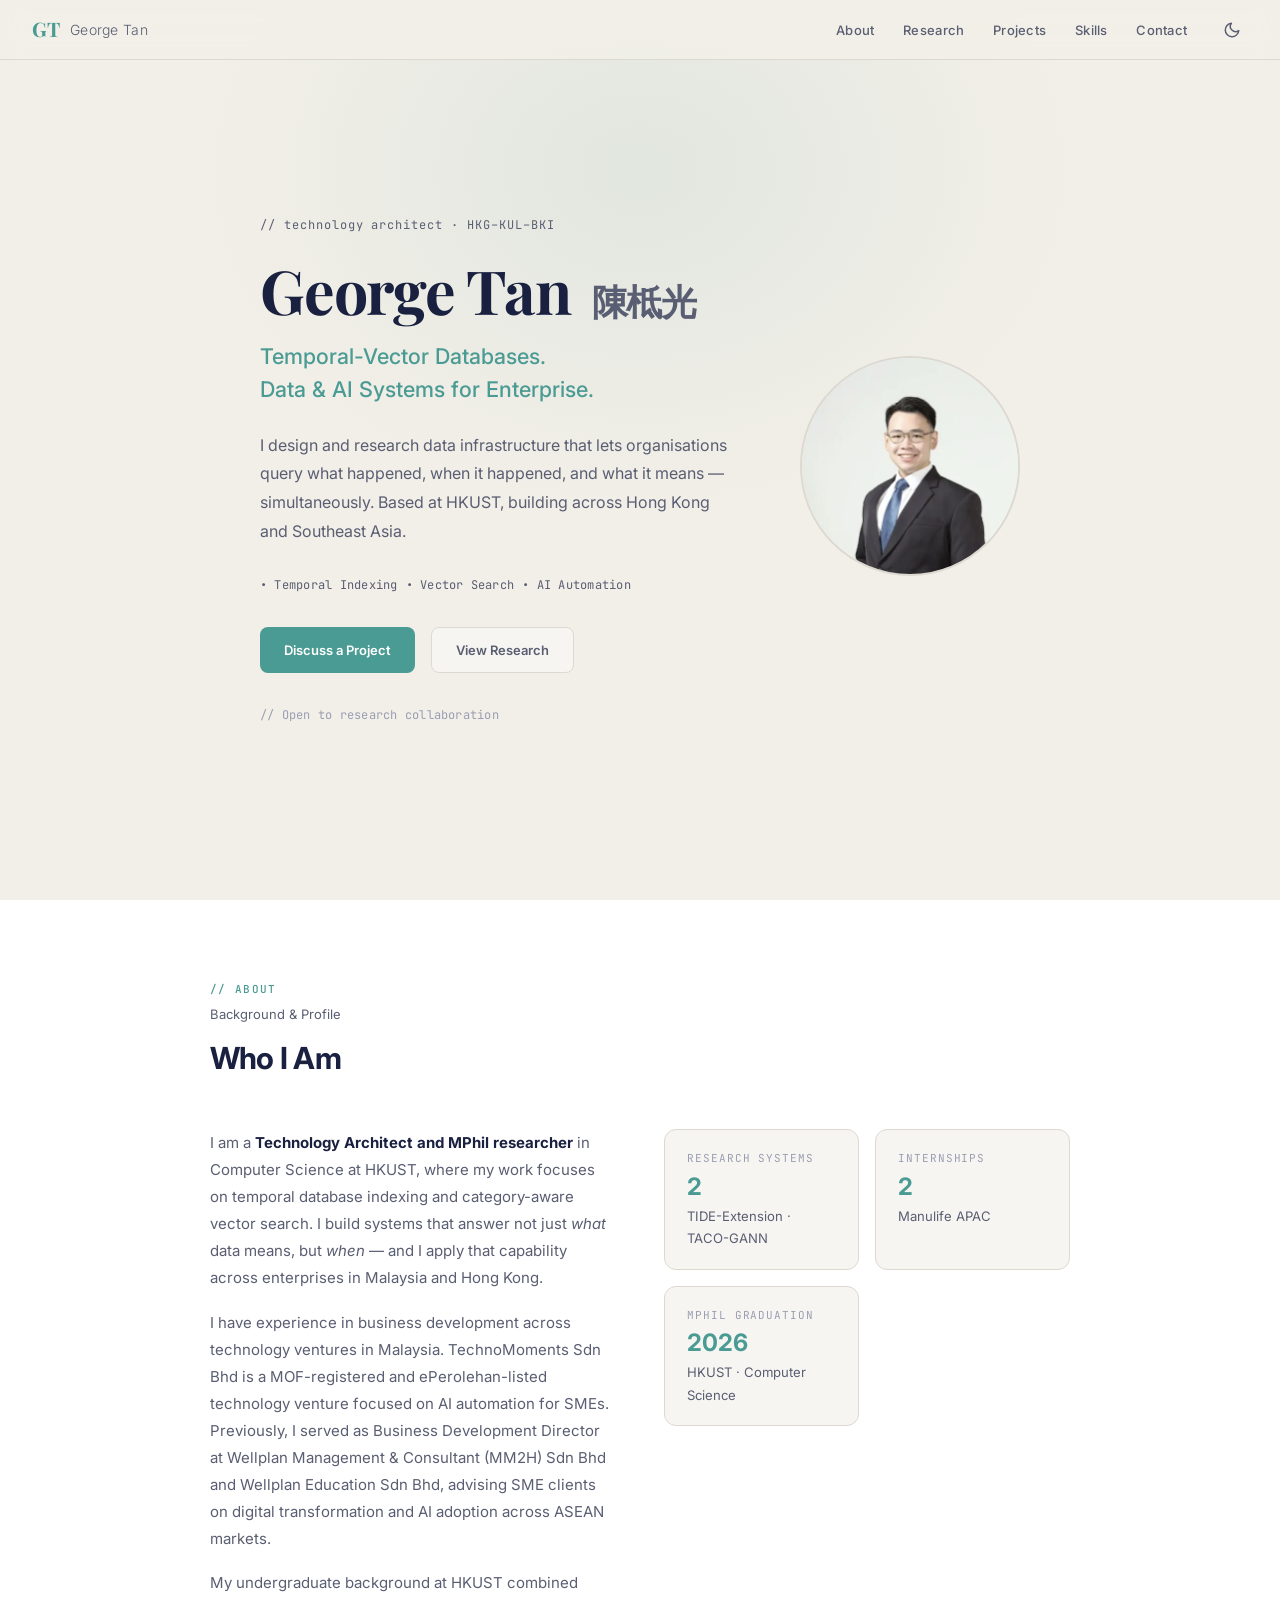
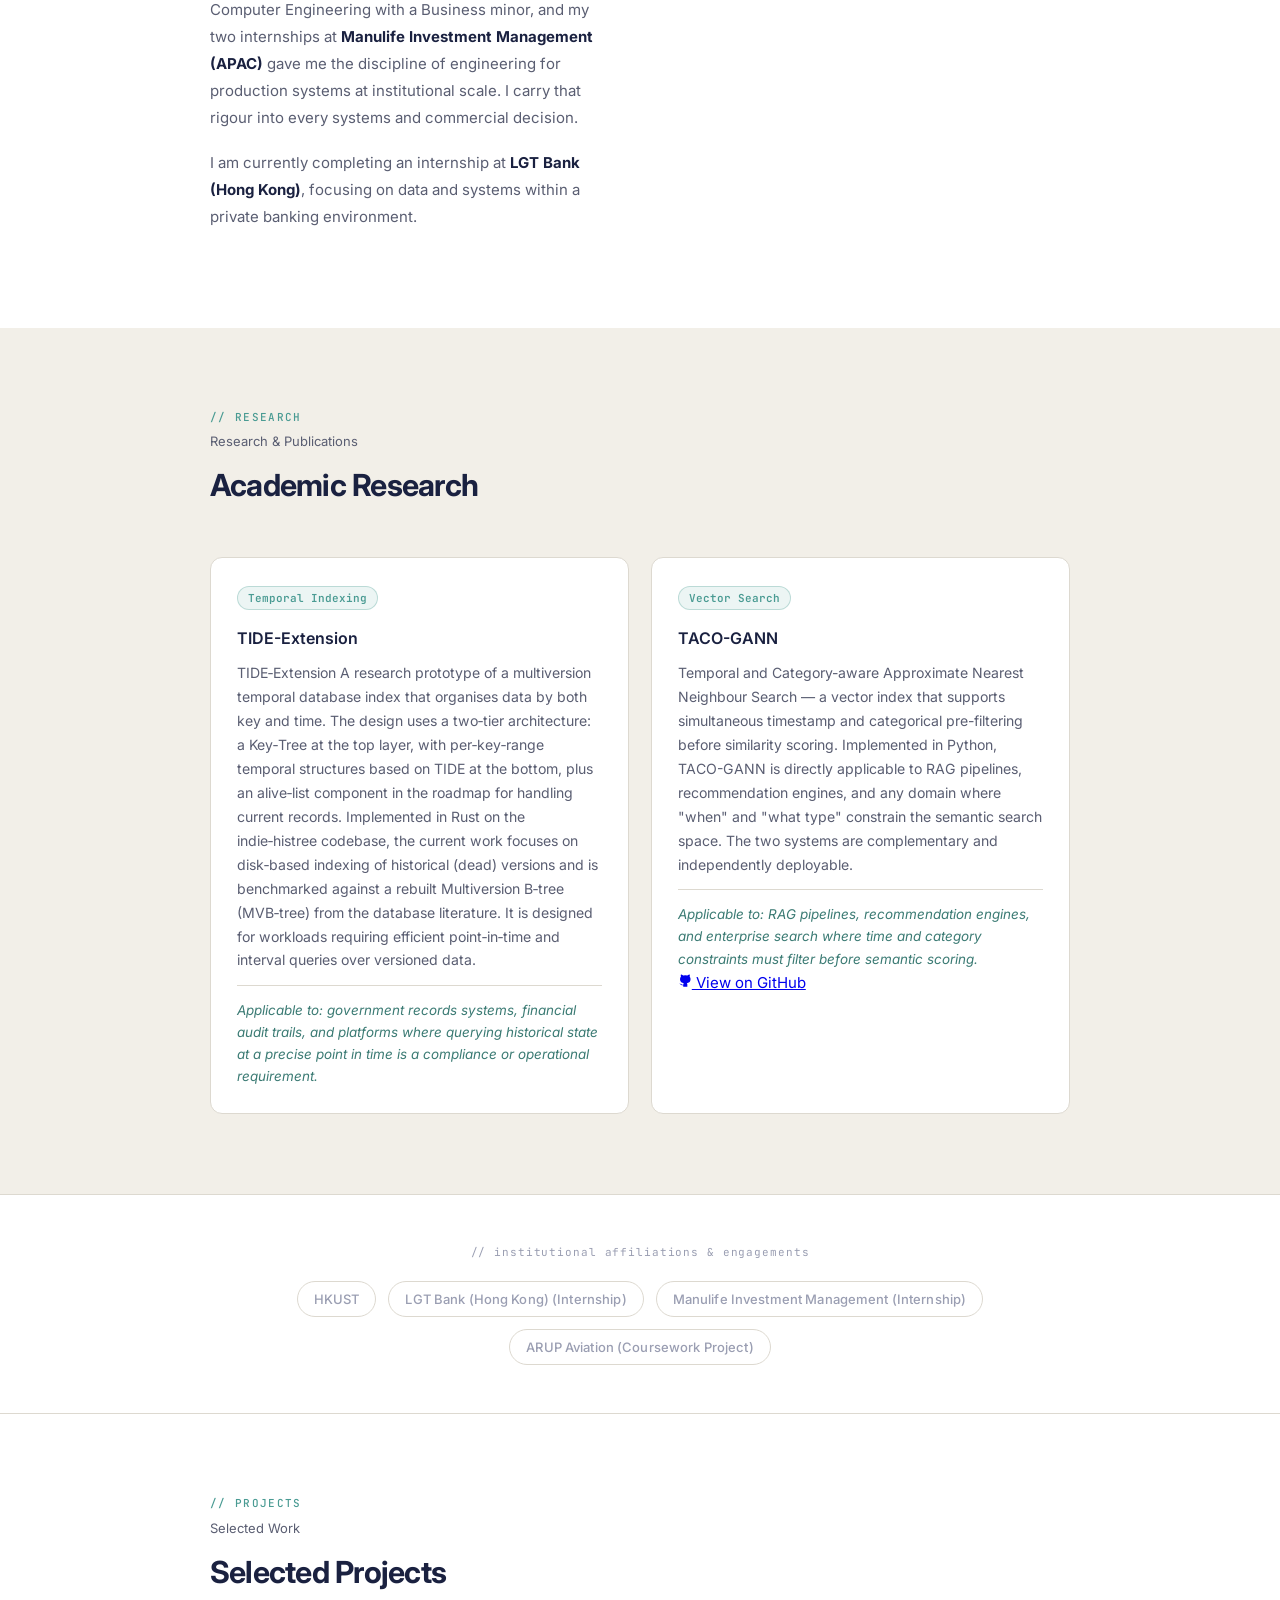
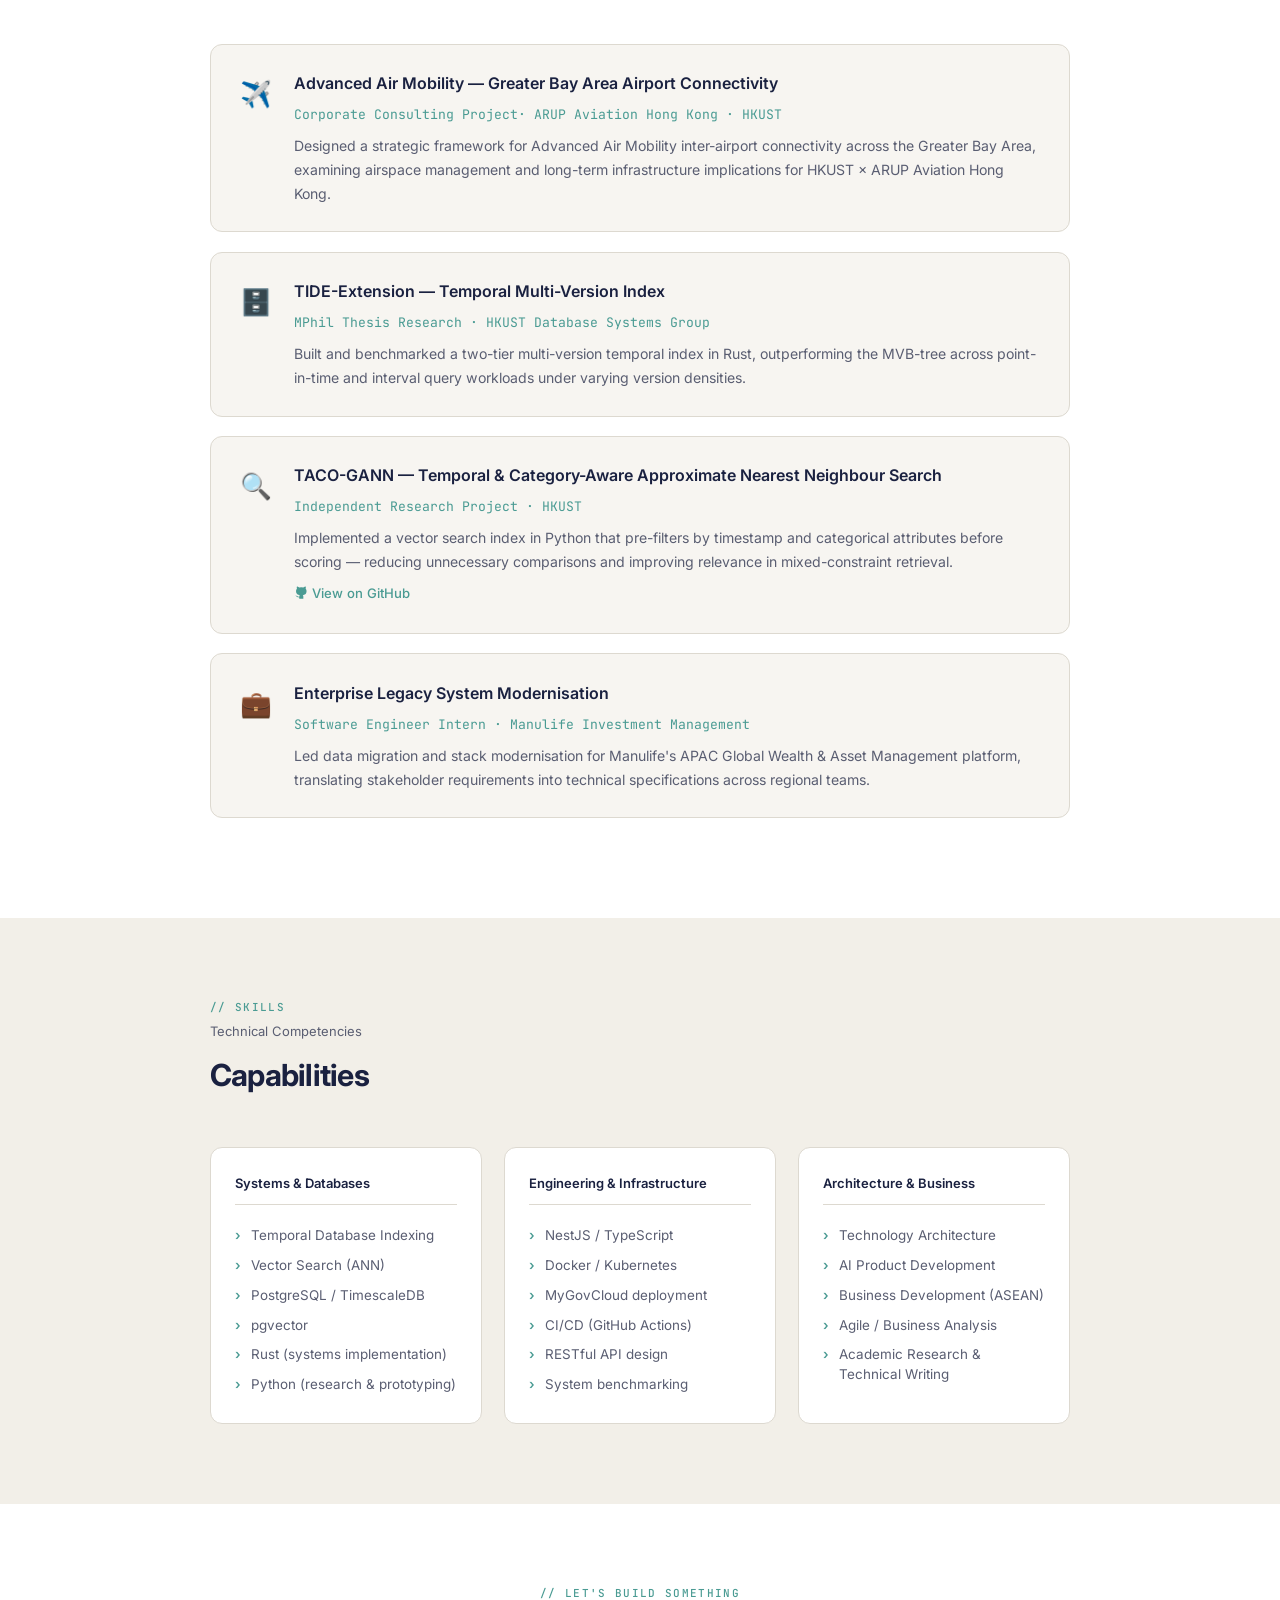
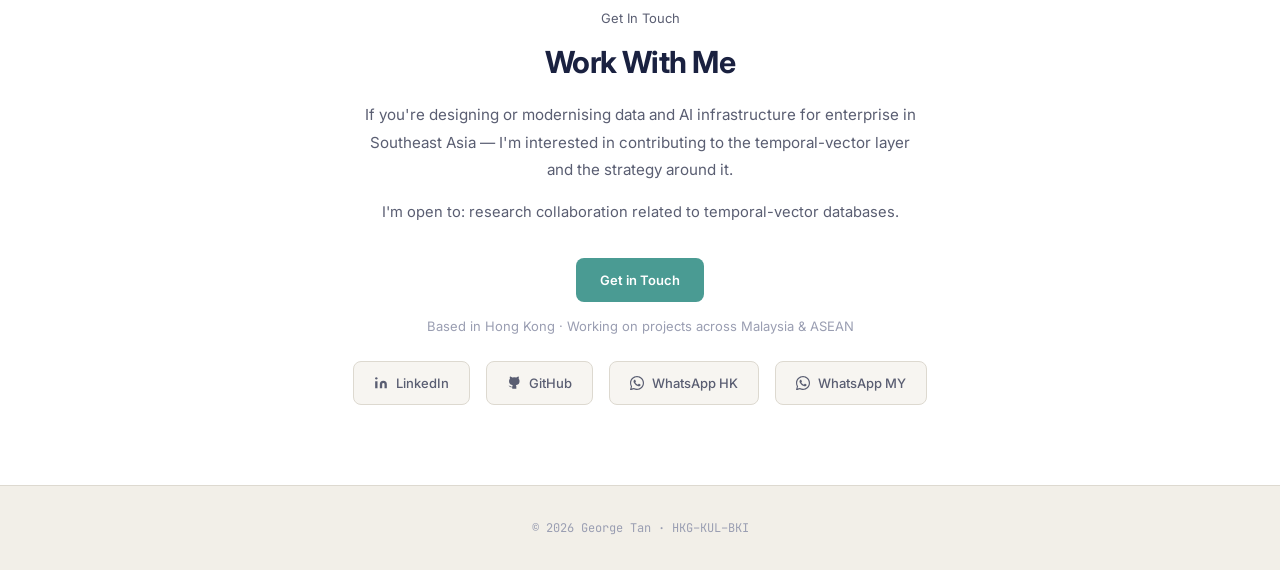
<file: index.html>
<!DOCTYPE html>
<html lang="en" data-theme="light">
<head>
  <meta charset="UTF-8" />
  <meta name="viewport" content="width=device-width, initial-scale=1.0"/>
  <title>George Tan — Technology Architect · Temporal-Vector Databases · HKUST</title>
  <meta name="description" content="George Tan is a Technology Architect and MPhil candidate at HKUST, building temporal-vector database infrastructure and AI systems for enterprise across Hong Kong and Southeast Asia."/>

  <!-- Favicon -->
  <link rel="icon" type="image/svg+xml" href="rss/favicon.svg"/>

  <!-- Open Graph -->
  <meta property="og:title" content="George Tan | Technology Architect · Temporal-Vector Databases · HKUST"/>
  <meta property="og:description" content="Temporal-vector database research and AI systems for enterprises in Southeast Asia."/>
  <meta property="og:type" content="website"/>

  <!-- Fonts -->
  <link rel="preconnect" href="https://fonts.googleapis.com">
  <link rel="preconnect" href="https://fonts.gstatic.com" crossorigin>
  <link href="https://fonts.googleapis.com/css2?family=Inter:wght@300;400;500;600;700&family=JetBrains+Mono:wght@400;500&family=Playfair+Display:wght@700&display=swap" rel="stylesheet"/>

  <link rel="stylesheet" href="css/style.css"/>

  <!-- Inline critical: set theme before paint to prevent flash -->
  <script>
    // Default to light mode (for government/enterprise visitors); honour a returning visitor's saved choice
    document.documentElement.setAttribute('data-theme', localStorage.getItem('theme') || 'light');
  </script>
</head>
<body>

<!-- ═══════════════════════════════════════════════════════
     NAV
     ═══════════════════════════════════════════════════════ -->
<nav>
  <a class="nav-logo" href="#">
    <span class="monogram">GT</span>
    <span class="name-text">George Tan</span>
  </a>
  <div class="nav-right">
    <ul class="nav-links" id="nav-links">
      <li><a href="#about">About</a></li>
      <li><a href="#research">Research</a></li>
      <li><a href="#projects">Projects</a></li>
      <li><a href="#skills">Skills</a></li>
      <li><a href="#contact">Contact</a></li>
    </ul>
    <button class="theme-toggle" id="theme-toggle" aria-label="Toggle theme">
      <!-- JS will inject sun/moon icon -->
    </button>
    <button class="nav-hamburger" id="nav-hamburger" aria-label="Toggle menu">
      <svg width="20" height="20" viewBox="0 0 24 24" fill="none" stroke="currentColor" stroke-width="2" stroke-linecap="round"><path d="M3 12h18M3 6h18M3 18h18"/></svg>
    </button>
  </div>
</nav>

<!-- ═══════════════════════════════════════════════════════
     HERO
     ═══════════════════════════════════════════════════════ -->
<section class="hero">
  <div class="hero-inner">
    <div class="hero-portrait">
      <picture>
        <source srcset="rss/portrait.webp" type="image/webp"/>
        <img src="rss/portrait.jpg" alt="George Tan" class="portrait" width="220" height="220"/>
      </picture>
    </div>
    <div class="hero-text">
      <div class="hero-location">// technology architect · HKG–KUL–BKI</div>

      <h1>George Tan 
        <span style="font-size:0.6em; margin-left:0.5rem; color:var(--text-muted);">
          陳柢光
        </span>
      </h1>
  
      <h2>Temporal-Vector Databases.<br>Data &amp; AI Systems for Enterprise.</h2>
  
      <p class="hero-body">
        I design and research data infrastructure that lets organisations
        query what happened, when it happened, and what it means — simultaneously.
        Based at HKUST, building across Hong Kong and Southeast Asia.
      </p>
  
      <div class="hero-tags">
        <span>• Temporal Indexing</span>
        <span>• Vector Search</span>
        <!-- <span>• Government Systems</span> -->
        <span>• AI Automation</span>
      </div>
  
      <div class="hero-actions">
        <a href="#contact" class="btn btn-primary">Discuss a Project</a>
        <a href="#research" class="btn btn-ghost">View Research</a>
      </div>
  
      <div class="hero-availability">// Open to research collaboration</div>
    </div>
  </div>
</section>

<!-- ═══════════════════════════════════════════════════════
     ABOUT
     ═══════════════════════════════════════════════════════ -->
<section id="about">
  <div class="container">
    <p class="section-label">// about</p>
    <p class="section-sublabel">Background &amp; Profile</p>
    <h2 class="section-title">Who I Am</h2>
    <div class="about-grid">
      <div class="about-text">
        <p>
        I am a <strong>Technology Architect and MPhil researcher</strong> in Computer Science at HKUST, where my work focuses on temporal database indexing and category-aware vector search. I build systems that answer not just <em>what</em> data means, but <em>when</em> — and I apply that capability across enterprises in Malaysia and Hong Kong.
        </p>
        <p>
        I have experience in business development across technology ventures in Malaysia. TechnoMoments Sdn Bhd is a MOF-registered and ePerolehan-listed technology venture focused on AI automation for SMEs. Previously, I served as Business Development Director at Wellplan Management & Consultant (MM2H) Sdn Bhd and Wellplan Education Sdn Bhd, advising SME clients on digital transformation and AI adoption across ASEAN markets.
        </p>
        <p>
        My undergraduate background at HKUST combined Computer Engineering with a Business minor, and my two internships at <strong>Manulife Investment Management (APAC)</strong> gave me the discipline of engineering for production systems at institutional scale. I carry that rigour into every systems and commercial decision.
        </p>
        <p>
        I am currently completing an internship at <strong>LGT Bank (Hong Kong)</strong>, focusing on data and systems within a private banking environment.
        </p>
      </div>
      <div class="about-stats">
        <div class="stat-card">
          <div class="label">Research Systems</div>
          <div class="value">2</div>
          <div class="value-desc">TIDE-Extension · TACO-GANN</div>
        </div>
        <div class="stat-card">
          <div class="label">Internships</div>
          <div class="value">2</div>
          <div class="value-desc">Manulife APAC</div>
        </div>
        <div class="stat-card">
          <div class="label">MPhil Graduation</div>
          <div class="value">2026</div>
          <div class="value-desc">HKUST · Computer Science</div>
        </div>
      </div>
    </div>
  </div>
</section>

<!-- ═══════════════════════════════════════════════════════
     RESEARCH
     ═══════════════════════════════════════════════════════ -->
<section id="research">
  <div class="container">
    <p class="section-label">// research</p>
    <p class="section-sublabel">Research &amp; Publications</p>
    <h2 class="section-title">Academic Research</h2>
    <div class="research-cards">
      <div class="research-card">
        <span class="tag">Temporal Indexing</span>
        <h3>TIDE-Extension</h3>
        <p>
          TIDE‑Extension
          A research prototype of a multiversion temporal database index that organises data by both key and time. 
          The design uses a two‑tier architecture: a Key‑Tree at the top layer, with per‑key‑range temporal structures based on TIDE at the bottom, plus an alive‑list component in the roadmap for handling current records. 
          Implemented in Rust on the indie‑histree codebase, the current work focuses on disk‑based indexing of historical (dead) versions and is benchmarked against a rebuilt Multiversion B‑tree (MVB‑tree) from the database literature. 
          It is designed for workloads requiring efficient point‑in‑time and interval queries over versioned data.
        </p>
        <p class="why-it-matters">
          Applicable to: government records systems, financial audit trails, and platforms where querying historical state at a precise point in time is a compliance or operational requirement.
        </p>
      </div>
      <div class="research-card">
        <span class="tag">Vector Search</span>
        <h3>TACO-GANN</h3>
        <p>
          Temporal and Category-aware Approximate Nearest Neighbour Search —
          a vector index that supports simultaneous timestamp and categorical
          pre-filtering before similarity scoring. Implemented in Python, TACO-GANN
          is directly applicable to RAG pipelines, recommendation engines, and
          any domain where "when" and "what type" constrain the semantic search
          space. The two systems are complementary and independently deployable.
        </p>
        <p class="why-it-matters">
          Applicable to: RAG pipelines, recommendation engines, and enterprise search where time and category constraints must filter before semantic scoring.
        </p>
        <a href="https://github.com/GeorgeTanTK/TACO-GANN" class="github-link" target="_blank" rel="noopener noreferrer">
          <svg width="14" height="14" viewBox="0 0 24 24" fill="currentColor"><path d="M9 19c-5 1.5-5-2.5-7-3m14 6v-3.87a3.37 3.37 0 0 0-.94-2.61c3.14-.35 6.44-1.54 6.44-7A5.44 5.44 0 0 0 20 4.77 5.07 5.07 0 0 0 19.91 1S18.73.65 16 2.48a13.38 13.38 0 0 0-7 0C6.27.65 5.09 1 5.09 1A5.07 5.07 0 0 0 5 4.77a5.44 5.44 0 0 0-1.5 3.78c0 5.42 3.3 6.61 6.44 7A3.37 3.37 0 0 0 9 18.13V22"/></svg>
          View on GitHub
        </a>
      </div>
    </div>
  </div>
</section>

<!-- ═══════════════════════════════════════════════════════
     TRUST STRIP
     ═══════════════════════════════════════════════════════ -->
<div class="trust-strip">
  <div class="container">
    <div class="strip-label">// institutional affiliations &amp; engagements</div>
    <div class="trust-pills">
      <span class="trust-pill">HKUST</span>
      <span class="trust-pill">LGT Bank (Hong Kong) (Internship)</span>
      <span class="trust-pill">Manulife Investment Management (Internship)</span>
      <span class="trust-pill">ARUP Aviation (Coursework Project)</span>
    </div>
  </div>
</div>

<!-- ═══════════════════════════════════════════════════════
     PROJECTS
     ═══════════════════════════════════════════════════════ -->
<section id="projects">
  <div class="container">
    <p class="section-label">// projects</p>
    <p class="section-sublabel">Selected Work</p>
    <h2 class="section-title">Selected Projects</h2>

    <div class="project-card">
      <div class="project-icon">✈️</div>
      <div>
        <h3>Advanced Air Mobility — Greater Bay Area Airport Connectivity</h3>
        <div class="sub">Corporate Consulting Project· ARUP Aviation Hong Kong · HKUST</div>
        <p>
          Designed a strategic framework for Advanced Air Mobility inter-airport connectivity across the Greater Bay Area, examining airspace management and long-term infrastructure implications for HKUST × ARUP Aviation Hong Kong.
        </p>
      </div>
    </div>

    <div class="project-card">
      <div class="project-icon">🗄️</div>
      <div>
        <h3>TIDE-Extension — Temporal Multi-Version Index</h3>
        <div class="sub">MPhil Thesis Research · HKUST Database Systems Group</div>
        <p>
          Built and benchmarked a two-tier multi-version temporal index in Rust, outperforming the MVB-tree across point-in-time and interval query workloads under varying version densities.
        </p>
      </div>
    </div>

    <div class="project-card">
      <div class="project-icon">🔍</div>
      <div>
        <h3>TACO-GANN — Temporal &amp; Category-Aware Approximate Nearest Neighbour Search</h3>
        <div class="sub">Independent Research Project · HKUST</div>
        <p>
          Implemented a vector search index in Python that pre-filters by timestamp and categorical attributes before scoring — reducing unnecessary comparisons and improving relevance in mixed-constraint retrieval.
        </p>
        <a href="https://github.com/GeorgeTanTK/TACO-GANN" class="github-link" target="_blank" rel="noopener noreferrer">
          <svg width="14" height="14" viewBox="0 0 24 24" fill="currentColor"><path d="M9 19c-5 1.5-5-2.5-7-3m14 6v-3.87a3.37 3.37 0 0 0-.94-2.61c3.14-.35 6.44-1.54 6.44-7A5.44 5.44 0 0 0 20 4.77 5.07 5.07 0 0 0 19.91 1S18.73.65 16 2.48a13.38 13.38 0 0 0-7 0C6.27.65 5.09 1 5.09 1A5.07 5.07 0 0 0 5 4.77a5.44 5.44 0 0 0-1.5 3.78c0 5.42 3.3 6.61 6.44 7A3.37 3.37 0 0 0 9 18.13V22"/></svg>
          View on GitHub
        </a>
      </div>
    </div>

    <div class="project-card">
      <div class="project-icon">💼</div>
      <div>
        <h3>Enterprise Legacy System Modernisation</h3>
        <div class="sub">Software Engineer Intern · Manulife Investment Management</div>
        <p>
          Led data migration and stack modernisation for Manulife's APAC Global Wealth &amp; Asset Management platform, translating stakeholder requirements into technical specifications across regional teams.
        </p>
      </div>
    </div>

  </div>
</section>

<!-- ═══════════════════════════════════════════════════════
     SKILLS
     ═══════════════════════════════════════════════════════ -->
<section id="skills">
  <div class="container">
    <p class="section-label">// skills</p>
    <p class="section-sublabel">Technical Competencies</p>
    <h2 class="section-title">Capabilities</h2>
    <div class="skills-grid">

      <div class="skill-card">
        <h4>Systems &amp; Databases</h4>
        <ul>
          <li>Temporal Database Indexing</li>
          <li>Vector Search (ANN)</li>
          <li>PostgreSQL / TimescaleDB</li>
          <li>pgvector</li>
          <li>Rust (systems implementation)</li>
          <li>Python (research &amp; prototyping)</li>
        </ul>
      </div>

      <div class="skill-card">
        <h4>Engineering &amp; Infrastructure</h4>
        <ul>
          <li>NestJS / TypeScript</li>
          <li>Docker / Kubernetes</li>
          <li>MyGovCloud deployment</li>
          <li>CI/CD (GitHub Actions)</li>
          <li>RESTful API design</li>
          <li>System benchmarking</li>
        </ul>
      </div>

      <div class="skill-card">
        <h4>Architecture &amp; Business</h4>
        <ul>
          <li>Technology Architecture</li>
          <li>AI Product Development</li>
          <li>Business Development (ASEAN)</li>
          <li>Agile / Business Analysis</li>
          <li>Academic Research &amp; Technical Writing</li>
        </ul>
      </div>

    </div>
  </div>
</section>

<!-- ═══════════════════════════════════════════════════════
     CONTACT
     ═══════════════════════════════════════════════════════ -->
<section id="contact">
  <div class="container">
    <p class="section-label">// let's build something</p>
    <p class="section-sublabel">Get In Touch</p>
    <h2 class="section-title">Work With Me</h2>
    <p class="contact-body">
      If you're designing or modernising data and AI infrastructure for enterprise in Southeast Asia — I'm interested in contributing to the
      temporal-vector layer and the strategy around it.
    </p>
    <p class="contact-openings">
      I'm open to: research collaboration related to temporal-vector databases.
    </p>
    <div class="contact-actions">
      <a href="mailto:georgetktan@gmail.com" class="btn btn-primary">Get in Touch</a>
      <span class="location-line">Based in Hong Kong · Working on projects across Malaysia &amp; ASEAN</span>
    </div>
    <div class="contact-links">
      <a href="https://www.linkedin.com/in/georgetktan" target="_blank">
        <svg width="14" height="14" viewBox="0 0 24 24" fill="currentColor"><path d="M16 8a6 6 0 0 1 6 6v7h-4v-7a2 2 0 0 0-2-2 2 2 0 0 0-2 2v7h-4v-7a6 6 0 0 1 6-6z"/><rect x="2" y="9" width="4" height="12"/><circle cx="4" cy="4" r="2"/></svg>
        LinkedIn
      </a>
      <a href="https://github.com/georgetantk" target="_blank">
        <svg width="14" height="14" viewBox="0 0 24 24" fill="currentColor"><path d="M9 19c-5 1.5-5-2.5-7-3m14 6v-3.87a3.37 3.37 0 0 0-.94-2.61c3.14-.35 6.44-1.54 6.44-7A5.44 5.44 0 0 0 20 4.77 5.07 5.07 0 0 0 19.91 1S18.73.65 16 2.48a13.38 13.38 0 0 0-7 0C6.27.65 5.09 1 5.09 1A5.07 5.07 0 0 0 5 4.77a5.44 5.44 0 0 0-1.5 3.78c0 5.42 3.3 6.61 6.44 7A3.37 3.37 0 0 0 9 18.13V22"/></svg>
        GitHub
      </a>
      <a href="https://wa.me/85252099890" target="_blank" rel="noopener noreferrer">
        <svg width="14" height="14" viewBox="0 0 24 24" fill="currentColor"><path d="M17.472 14.382c-.297-.149-1.758-.867-2.03-.967-.273-.099-.471-.148-.67.15-.197.297-.767.966-.94 1.164-.173.199-.347.223-.644.075-.297-.15-1.255-.463-2.39-1.475-.883-.788-1.48-1.761-1.653-2.059-.173-.297-.018-.458.13-.606.134-.133.298-.347.446-.52.149-.174.198-.298.298-.497.099-.198.05-.371-.025-.52-.075-.149-.669-1.612-.916-2.207-.242-.579-.487-.5-.669-.51-.173-.008-.371-.01-.57-.01-.198 0-.52.074-.792.372-.272.297-1.04 1.016-1.04 2.479 0 1.462 1.065 2.875 1.213 3.074.149.198 2.096 3.2 5.077 4.487.709.306 1.262.489 1.694.625.712.227 1.36.195 1.871.118.571-.085 1.758-.719 2.006-1.413.248-.694.248-1.289.173-1.413-.074-.124-.272-.198-.57-.347z"/><path d="M12 0C5.373 0 0 5.373 0 12c0 2.127.558 4.126 1.528 5.855L.057 23.428a.75.75 0 0 0 .916.916l5.573-1.471A11.943 11.943 0 0 0 12 24c6.627 0 12-5.373 12-12S18.627 0 12 0zm0 22c-1.891 0-3.667-.5-5.2-1.373l-.373-.22-3.862 1.02 1.02-3.747-.242-.389A9.953 9.953 0 0 1 2 12C2 6.477 6.477 2 12 2s10 4.477 10 10-4.477 10-10 10z"/></svg>
        WhatsApp HK
      </a>
      <a href="https://wa.me/60125176356" target="_blank" rel="noopener noreferrer">
        <svg width="14" height="14" viewBox="0 0 24 24" fill="currentColor"><path d="M17.472 14.382c-.297-.149-1.758-.867-2.03-.967-.273-.099-.471-.148-.67.15-.197.297-.767.966-.94 1.164-.173.199-.347.223-.644.075-.297-.15-1.255-.463-2.39-1.475-.883-.788-1.48-1.761-1.653-2.059-.173-.297-.018-.458.13-.606.134-.133.298-.347.446-.52.149-.174.198-.298.298-.497.099-.198.05-.371-.025-.52-.075-.149-.669-1.612-.916-2.207-.242-.579-.487-.5-.669-.51-.173-.008-.371-.01-.57-.01-.198 0-.52.074-.792.372-.272.297-1.04 1.016-1.04 2.479 0 1.462 1.065 2.875 1.213 3.074.149.198 2.096 3.2 5.077 4.487.709.306 1.262.489 1.694.625.712.227 1.36.195 1.871.118.571-.085 1.758-.719 2.006-1.413.248-.694.248-1.289.173-1.413-.074-.124-.272-.198-.57-.347z"/><path d="M12 0C5.373 0 0 5.373 0 12c0 2.127.558 4.126 1.528 5.855L.057 23.428a.75.75 0 0 0 .916.916l5.573-1.471A11.943 11.943 0 0 0 12 24c6.627 0 12-5.373 12-12S18.627 0 12 0zm0 22c-1.891 0-3.667-.5-5.2-1.373l-.373-.22-3.862 1.02 1.02-3.747-.242-.389A9.953 9.953 0 0 1 2 12C2 6.477 6.477 2 12 2s10 4.477 10 10-4.477 10-10 10z"/></svg>
        WhatsApp MY
      </a>
      <!-- <a href="https://scholar.google.com" target="_blank">
        <svg width="14" height="14" viewBox="0 0 24 24" fill="none" stroke="currentColor" stroke-width="2"><path d="M12 2L2 7l10 5 10-5-10-5z"/><path d="M2 17l10 5 10-5M2 12l10 5 10-5"/></svg>
        Google Scholar
      </a> -->
    </div>
  </div>
</section>

<!-- ═══════════════════════════════════════════════════════
     FOOTER
     ═══════════════════════════════════════════════════════ -->
<footer>
  <p>© 2026 George Tan · HKG–KUL–BKI</p>
</footer>

<script src="js/main.js"></script>
<script data-pplx-inline-edit>
(function(){
  if(window===window.top)return;
  function inlineAll(orig,clone){
    if(orig.nodeType!==1)return;
    try{
      var cs=getComputedStyle(orig);
      var t='';
      for(var i=0;i<cs.length;i++){t+=cs[i]+':'+cs.getPropertyValue(cs[i])+';';}
      clone.style.cssText=t;
    }catch(e){}
    var oc=orig.children,cc=clone.children;
    for(var j=0;j<oc.length&&j<cc.length;j++){inlineAll(oc[j],cc[j]);}
  }
  function stripExternal(clone){
    var imgs=clone.querySelectorAll('img');
    for(var i=0;i<imgs.length;i++){
      var s=imgs[i].getAttribute('src');
      if(s&&!s.startsWith('data:'))imgs[i].removeAttribute('src');
    }
    var all=clone.querySelectorAll('*');
    for(var i=0;i<all.length;i++){
      var st=all[i].style.cssText;
      if(st&&st.indexOf('url(')>=0){
        all[i].style.cssText=st.replace(/url\(["']?(?!data:)[^)"']*["']?\)/gi,'none');
      }
    }
  }
  window.addEventListener('message',function(e){
    if(!e.data||e.data.type!=='INLINE_EDIT_CAPTURE_REQUEST')return;
    var scrollX=window.scrollX||window.pageXOffset||0;
    var scrollY=window.scrollY||window.pageYOffset||0;
    var w=window.innerWidth,h=window.innerHeight;
    try{
      var clone=document.documentElement.cloneNode(true);
      var rm=clone.querySelectorAll('script,link[rel="stylesheet"],style');
      for(var i=0;i<rm.length;i++){rm[i].remove();}
      inlineAll(document.documentElement,clone);
      stripExternal(clone);
      var html=new XMLSerializer().serializeToString(clone);
      var svg='<svg xmlns="http://www.w3.org/2000/svg" width="'+w+'" height="'+h+'">'
        +'<foreignObject width="100%" height="100%">'
        +'<div xmlns="http://www.w3.org/1999/xhtml" style="width:'+w+'px;height:'+h+'px;overflow:hidden">'
        +'<div style="transform:translate(-'+scrollX+'px,-'+scrollY+'px);transform-origin:top left">'
        +html+'</div></div></foreignObject></svg>';
      var svgUrl='data:image/svg+xml;charset=utf-8,'+encodeURIComponent(svg);
      var img=new Image();
      img.onload=function(){
        var c=document.createElement('canvas');c.width=w;c.height=h;
        c.getContext('2d').drawImage(img,0,0);
        window.parent.postMessage({type:'INLINE_EDIT_SCREENSHOT_RESULT',dataUrl:c.toDataURL('image/png'),scrollX:scrollX,scrollY:scrollY},'*');
      };
      img.onerror=function(){
        window.parent.postMessage({type:'INLINE_EDIT_SCREENSHOT_RESULT',dataUrl:null,scrollX:scrollX,scrollY:scrollY},'*');
      };
      img.src=svgUrl;
    }catch(err){
      window.parent.postMessage({type:'INLINE_EDIT_SCREENSHOT_RESULT',dataUrl:null,scrollX:scrollX,scrollY:scrollY},'*');
    }
  });
})();
</script></body>
</html>
</file>
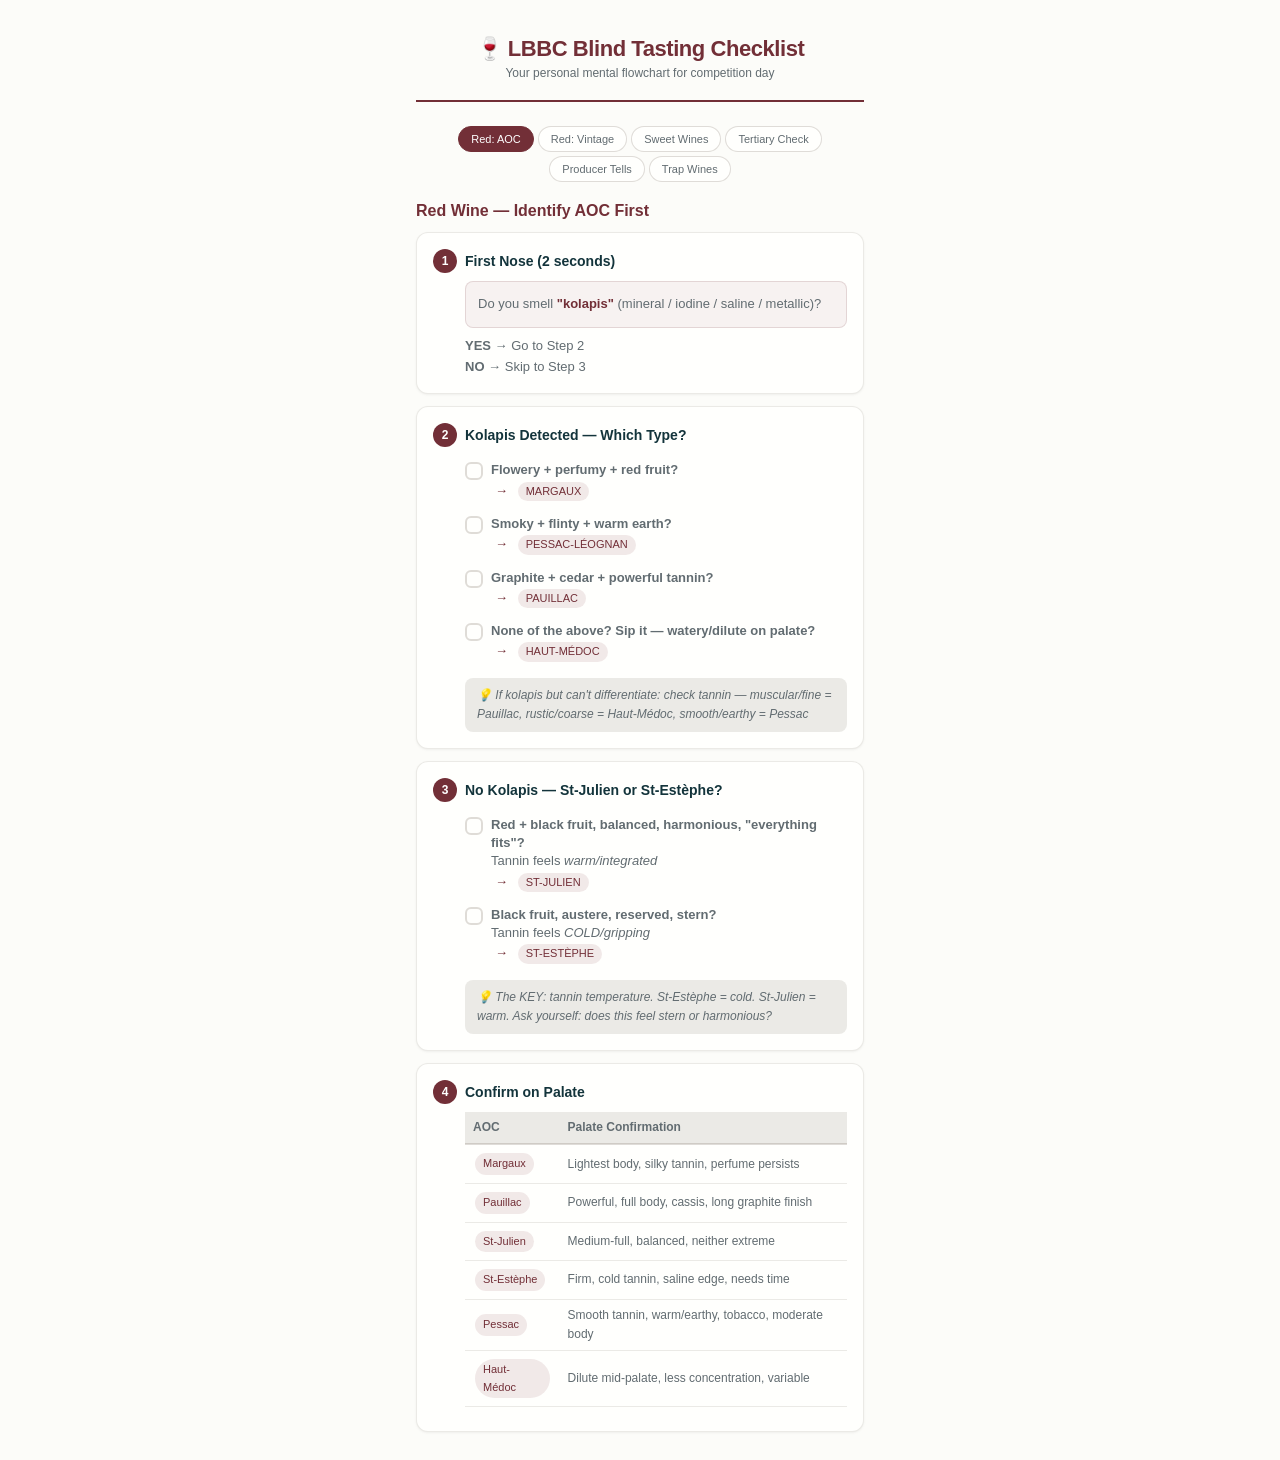
<file: lbbc-blind-tasting.html>
<!DOCTYPE html>
<html lang="en">
<head>
    <meta charset="UTF-8">
    <meta name="viewport" content="width=device-width, initial-scale=1.0">
    <title>LBBC Blind Tasting Checklist</title>
    <style>
:root {
  --color-white: rgba(255,255,255,1);
  --color-cream-50: rgba(252,252,249,1);
  --color-cream-100: rgba(255,255,253,1);
  --color-gray-200: rgba(245,245,245,1);
  --color-gray-300: rgba(167,169,169,1);
  --color-gray-400: rgba(119,124,124,1);
  --color-slate-500: rgba(98,108,113,1);
  --color-brown-600: rgba(94,82,64,1);
  --color-charcoal-700: rgba(31,33,33,1);
  --color-charcoal-800: rgba(38,40,40,1);
  --color-slate-900: rgba(19,52,59,1);
  --color-teal-300: rgba(50,184,198,1);
  --color-teal-500: rgba(33,128,141,1);
  --color-teal-600: rgba(29,116,128,1);
  --color-teal-700: rgba(26,104,115,1);
  --color-red-400: rgba(255,84,89,1);
  --color-red-500: rgba(192,21,47,1);
  --color-orange-400: rgba(230,129,97,1);
  --color-orange-500: rgba(168,75,47,1);
  --color-brown-600-rgb: 94,82,64;
  --color-teal-500-rgb: 33,128,141;
  --color-slate-900-rgb: 19,52,59;
  --color-gray-400-rgb: 119,124,124;
  --color-teal-300-rgb: 50,184,198;
  --color-gray-300-rgb: 167,169,169;
  --color-gray-200-rgb: 245,245,245;
  --color-background: var(--color-cream-50);
  --color-surface: var(--color-cream-100);
  --color-text: var(--color-slate-900);
  --color-text-secondary: var(--color-slate-500);
  --color-primary: var(--color-teal-500);
  --color-primary-hover: var(--color-teal-600);
  --color-border: rgba(var(--color-brown-600-rgb),0.2);
  --color-card-border: rgba(var(--color-brown-600-rgb),0.12);
  --color-btn-primary-text: var(--color-cream-50);
  --color-secondary: rgba(var(--color-brown-600-rgb),0.12);
  --color-secondary-hover: rgba(var(--color-brown-600-rgb),0.2);
  --font-family-base: "FKGroteskNeue","Inter",-apple-system,BlinkMacSystemFont,"Segoe UI",Roboto,sans-serif;
  --radius-sm: 6px;
  --radius-base: 8px;
  --radius-lg: 12px;
  --radius-full: 9999px;
  --shadow-sm: 0 1px 3px rgba(0,0,0,0.04),0 1px 2px rgba(0,0,0,0.02);
  --shadow-md: 0 4px 6px -1px rgba(0,0,0,0.04),0 2px 4px -1px rgba(0,0,0,0.02);
  --space-4: 4px; --space-6: 6px; --space-8: 8px; --space-10: 10px;
  --space-12: 12px; --space-16: 16px; --space-20: 20px; --space-24: 24px; --space-32: 32px;
  --wine-red: #722F37; --wine-red-light: #8B3A44; --wine-gold: #C8A951;
  --wine-gold-light: #D4B96A; --wine-dark: #2C1215; --wine-cream: #F5F0E8;
}
@media (prefers-color-scheme: dark) {
  :root {
    --color-background: var(--color-charcoal-700);
    --color-surface: var(--color-charcoal-800);
    --color-text: var(--color-gray-200);
    --color-text-secondary: rgba(var(--color-gray-300-rgb),0.7);
    --color-primary: var(--color-teal-300);
    --color-border: rgba(var(--color-gray-400-rgb),0.3);
    --color-card-border: rgba(var(--color-gray-400-rgb),0.2);
    --color-btn-primary-text: var(--color-slate-900);
    --color-secondary: rgba(var(--color-gray-400-rgb),0.15);
    --wine-cream: #1a1a1a;
  }
}
@font-face { font-family:'FKGroteskNeue'; src:url('https://r2cdn.perplexity.ai/fonts/FKGroteskNeue.woff2') format('woff2'); }

*, *::before, *::after { box-sizing: border-box; }
html { font-size: 14px; font-family: var(--font-family-base); color: var(--color-text); background: var(--color-background); -webkit-font-smoothing: antialiased; }
body { margin: 0; padding: 0; }

.app { max-width: 480px; margin: 0 auto; padding: var(--space-16); min-height: 100vh; }

.header { text-align: center; margin-bottom: var(--space-24); padding: var(--space-20) 0; border-bottom: 2px solid var(--wine-red); }
.header h1 { font-size: 22px; font-weight: 600; color: var(--wine-red); margin: 0 0 var(--space-4); letter-spacing: -0.02em; }
.header p { font-size: 12px; color: var(--color-text-secondary); margin: 0; }

.nav { display: flex; gap: var(--space-4); margin-bottom: var(--space-20); flex-wrap: wrap; justify-content: center; }
.nav-btn { padding: var(--space-6) var(--space-12); border-radius: var(--radius-full); font-size: 11px; font-weight: 500; border: 1px solid var(--color-border); background: var(--color-surface); color: var(--color-text-secondary); cursor: pointer; transition: all 0.2s; white-space: nowrap; }
.nav-btn:hover { background: var(--color-secondary-hover); }
.nav-btn.active { background: var(--wine-red); color: white; border-color: var(--wine-red); }

.section { display: none; }
.section.active { display: block; }

.step { background: var(--color-surface); border: 1px solid var(--color-card-border); border-radius: var(--radius-lg); padding: var(--space-16); margin-bottom: var(--space-12); box-shadow: var(--shadow-sm); }
.step-num { display: inline-flex; align-items: center; justify-content: center; width: 24px; height: 24px; border-radius: 50%; background: var(--wine-red); color: white; font-size: 12px; font-weight: 600; margin-right: var(--space-8); flex-shrink: 0; }
.step-header { display: flex; align-items: center; margin-bottom: var(--space-8); }
.step-title { font-size: 14px; font-weight: 600; }
.step-body { padding-left: 32px; font-size: 13px; line-height: 1.6; color: var(--color-text-secondary); }

.check-item { display: flex; align-items: flex-start; gap: var(--space-8); padding: var(--space-6) 0; cursor: pointer; }
.check-item:hover { color: var(--color-text); }
.check-box { width: 18px; height: 18px; border: 2px solid var(--color-border); border-radius: var(--radius-sm); flex-shrink: 0; margin-top: 1px; display: flex; align-items: center; justify-content: center; transition: all 0.2s; font-size: 11px; }
.check-item.checked .check-box { background: var(--wine-red); border-color: var(--wine-red); color: white; }
.check-label { font-size: 13px; line-height: 1.4; }

.decision { background: rgba(114,47,55,0.06); border: 1px solid rgba(114,47,55,0.15); border-radius: var(--radius-base); padding: var(--space-12); margin: var(--space-8) 0; font-size: 13px; }
.decision strong { color: var(--wine-red); }

.arrow { color: var(--wine-red); font-weight: 600; margin: 0 var(--space-4); }
.tag { display: inline-block; padding: 2px 8px; border-radius: var(--radius-full); font-size: 11px; font-weight: 500; margin: 2px; }
.tag-aoc { background: rgba(114,47,55,0.1); color: var(--wine-red); }
.tag-vintage { background: rgba(200,169,81,0.15); color: #8B6914; }
.tag-note { background: var(--color-secondary); color: var(--color-text-secondary); }

.divider { border: none; border-top: 1px dashed var(--color-border); margin: var(--space-16) 0; }

.tip { font-size: 12px; color: var(--color-text-secondary); font-style: italic; padding: var(--space-8) var(--space-12); background: var(--color-secondary); border-radius: var(--radius-base); margin-top: var(--space-8); }

.grid-2 { display: grid; grid-template-columns: 1fr 1fr; gap: var(--space-8); }
.mini-card { background: var(--color-surface); border: 1px solid var(--color-card-border); border-radius: var(--radius-base); padding: var(--space-10); }
.mini-card h4 { font-size: 12px; font-weight: 600; margin: 0 0 var(--space-4); color: var(--wine-red); }
.mini-card p { font-size: 11px; margin: 0; color: var(--color-text-secondary); line-height: 1.4; }

.table-wrap { overflow-x: auto; margin: var(--space-8) 0; }
table { width: 100%; border-collapse: collapse; font-size: 12px; }
th { text-align: left; padding: var(--space-6) var(--space-8); background: var(--color-secondary); font-weight: 600; border-bottom: 2px solid var(--color-border); white-space: nowrap; }
td { padding: var(--space-6) var(--space-8); border-bottom: 1px solid var(--color-card-border); }
tr:hover td { background: var(--color-secondary); }

.subtitle { font-size: 16px; font-weight: 600; margin: var(--space-20) 0 var(--space-12); color: var(--wine-red); }

@media (prefers-color-scheme: dark) {
  .decision { background: rgba(200,169,81,0.08); border-color: rgba(200,169,81,0.2); }
  .tag-aoc { background: rgba(200,169,81,0.15); color: var(--wine-gold-light); }
  .tag-vintage { background: rgba(200,169,81,0.1); color: var(--wine-gold-light); }
}
    </style>
</head>
<body>
<div class="app">
    <div class="header">
        <h1>🍷 LBBC Blind Tasting Checklist</h1>
        <p>Your personal mental flowchart for competition day</p>
    </div>

    <nav class="nav">
        <button class="nav-btn active" onclick="showSection('red-aoc')">Red: AOC</button>
        <button class="nav-btn" onclick="showSection('red-vintage')">Red: Vintage</button>
        <button class="nav-btn" onclick="showSection('sweet')">Sweet Wines</button>
        <button class="nav-btn" onclick="showSection('tertiary')">Tertiary Check</button>
        <button class="nav-btn" onclick="showSection('producers')">Producer Tells</button>
        <button class="nav-btn" onclick="showSection('traps')">Trap Wines</button>
    </nav>

    <!-- RED AOC SECTION -->
    <div id="red-aoc" class="section active">
        <div class="subtitle">Red Wine — Identify AOC First</div>

        <div class="step">
            <div class="step-header"><span class="step-num">1</span><span class="step-title">First Nose (2 seconds)</span></div>
            <div class="step-body">
                <div class="decision">Do you smell <strong>"kolapis"</strong> (mineral / iodine / saline / metallic)?</div>
                <div style="margin-top:8px;">
                    <strong>YES →</strong> Go to Step 2<br>
                    <strong>NO →</strong> Skip to Step 3
                </div>
            </div>
        </div>

        <div class="step">
            <div class="step-header"><span class="step-num">2</span><span class="step-title">Kolapis Detected — Which Type?</span></div>
            <div class="step-body">
                <div class="check-item" onclick="toggle(this)">
                    <div class="check-box"></div>
                    <div class="check-label"><strong>Flowery + perfumy + red fruit?</strong><br><span class="arrow">→</span> <span class="tag tag-aoc">MARGAUX</span></div>
                </div>
                <div class="check-item" onclick="toggle(this)">
                    <div class="check-box"></div>
                    <div class="check-label"><strong>Smoky + flinty + warm earth?</strong><br><span class="arrow">→</span> <span class="tag tag-aoc">PESSAC-LÉOGNAN</span></div>
                </div>
                <div class="check-item" onclick="toggle(this)">
                    <div class="check-box"></div>
                    <div class="check-label"><strong>Graphite + cedar + powerful tannin?</strong><br><span class="arrow">→</span> <span class="tag tag-aoc">PAUILLAC</span></div>
                </div>
                <div class="check-item" onclick="toggle(this)">
                    <div class="check-box"></div>
                    <div class="check-label"><strong>None of the above? Sip it — watery/dilute on palate?</strong><br><span class="arrow">→</span> <span class="tag tag-aoc">HAUT-MÉDOC</span></div>
                </div>
                <div class="tip">💡 If kolapis but can't differentiate: check tannin — muscular/fine = Pauillac, rustic/coarse = Haut-Médoc, smooth/earthy = Pessac</div>
            </div>
        </div>

        <div class="step">
            <div class="step-header"><span class="step-num">3</span><span class="step-title">No Kolapis — St-Julien or St-Estèphe?</span></div>
            <div class="step-body">
                <div class="check-item" onclick="toggle(this)">
                    <div class="check-box"></div>
                    <div class="check-label"><strong>Red + black fruit, balanced, harmonious, "everything fits"?</strong><br>Tannin feels <em>warm/integrated</em><br><span class="arrow">→</span> <span class="tag tag-aoc">ST-JULIEN</span></div>
                </div>
                <div class="check-item" onclick="toggle(this)">
                    <div class="check-box"></div>
                    <div class="check-label"><strong>Black fruit, austere, reserved, stern?</strong><br>Tannin feels <em>COLD/gripping</em><br><span class="arrow">→</span> <span class="tag tag-aoc">ST-ESTÈPHE</span></div>
                </div>
                <div class="tip">💡 The KEY: tannin temperature. St-Estèphe = cold. St-Julien = warm. Ask yourself: does this feel stern or harmonious?</div>
            </div>
        </div>

        <div class="step">
            <div class="step-header"><span class="step-num">4</span><span class="step-title">Confirm on Palate</span></div>
            <div class="step-body">
                <div class="table-wrap">
                <table>
                    <tr><th>AOC</th><th>Palate Confirmation</th></tr>
                    <tr><td><span class="tag tag-aoc">Margaux</span></td><td>Lightest body, silky tannin, perfume persists</td></tr>
                    <tr><td><span class="tag tag-aoc">Pauillac</span></td><td>Powerful, full body, cassis, long graphite finish</td></tr>
                    <tr><td><span class="tag tag-aoc">St-Julien</span></td><td>Medium-full, balanced, neither extreme</td></tr>
                    <tr><td><span class="tag tag-aoc">St-Estèphe</span></td><td>Firm, cold tannin, saline edge, needs time</td></tr>
                    <tr><td><span class="tag tag-aoc">Pessac</span></td><td>Smooth tannin, warm/earthy, tobacco, moderate body</td></tr>
                    <tr><td><span class="tag tag-aoc">Haut-Médoc</span></td><td>Dilute mid-palate, less concentration, variable</td></tr>
                </table>
                </div>
            </div>
        </div>
    </div>

    <!-- RED VINTAGE SECTION -->
    <div id="red-vintage" class="section">
        <div class="subtitle">Red Wine — Identify Vintage (After AOC)</div>

        <div class="step">
            <div class="step-header"><span class="step-num">1</span><span class="step-title">Is It a Weak or Strong Vintage?</span></div>
            <div class="step-body">
                <div class="decision">First impression: is there <strong>green / herbaceous / hollow</strong> character?</div>
                <div style="margin-top:8px;">
                    <strong>YES → Weak cluster</strong> (Step 2)<br>
                    <strong>NO → Good-to-great cluster</strong> (Step 3)
                </div>
            </div>
        </div>

        <div class="step">
            <div class="step-header"><span class="step-num">2</span><span class="step-title">Weak Vintage — Which One?</span></div>
            <div class="step-body">
                <div class="check-item" onclick="toggle(this)">
                    <div class="check-box"></div>
                    <div class="check-label"><strong>Very green + watery + NO fruit at all?</strong><br><span class="arrow">→</span> <span class="tag tag-vintage">2013</span> (worst modern vintage)</div>
                </div>
                <div class="check-item" onclick="toggle(this)">
                    <div class="check-box"></div>
                    <div class="check-label"><strong>Green tannin but SOME black fruit pushing through?</strong><br><span class="arrow">→</span> <span class="tag tag-vintage">2011</span> (underripe, not empty)</div>
                </div>
                <div class="check-item" onclick="toggle(this)">
                    <div class="check-box"></div>
                    <div class="check-label"><strong>Fresh, herbal, PEPPERY / STALKY, lean?</strong><br><span class="arrow">→</span> <span class="tag tag-vintage">2017</span> (frost year — lean not hollow)</div>
                </div>
                <div class="check-item" onclick="toggle(this)">
                    <div class="check-box"></div>
                    <div class="check-label"><strong>Herbaceous + rough tannin but not totally hollow?</strong><br><span class="arrow">→</span> <span class="tag tag-vintage">2012</span> (mediocre, not terrible)</div>
                </div>
            </div>
        </div>

        <div class="step">
            <div class="step-header"><span class="step-num">3</span><span class="step-title">Good-to-Great Vintage — Which One?</span></div>
            <div class="step-body">
                <div class="check-item" onclick="toggle(this)">
                    <div class="check-box"></div>
                    <div class="check-label"><strong>DUSTY / monumental / iron-fist tannin?</strong><br><span class="arrow">→</span> <span class="tag tag-vintage">2010</span></div>
                </div>
                <div class="check-item" onclick="toggle(this)">
                    <div class="check-box"></div>
                    <div class="check-label"><strong>RIPE / soft / round tannin + fleshy fruit?</strong><br><span class="arrow">→</span> <span class="tag tag-vintage">2009</span></div>
                </div>
                <div class="check-item" onclick="toggle(this)">
                    <div class="check-box"></div>
                    <div class="check-label"><strong>MUSCULAR tannin + floral lift + silky?</strong><br><span class="arrow">→</span> <span class="tag tag-vintage">2016</span> (hunt for florals!)</div>
                </div>
                <div class="check-item" onclick="toggle(this)">
                    <div class="check-box"></div>
                    <div class="check-label"><strong>JUICY + peppery + generous fruit?</strong><br><span class="arrow">→</span> <span class="tag tag-vintage">2015</span></div>
                </div>
                <div class="check-item" onclick="toggle(this)">
                    <div class="check-box"></div>
                    <div class="check-label"><strong>JAMMY + high tannin + hot/overripe feeling?</strong><br><span class="arrow">→</span> <span class="tag tag-vintage">2020</span> or <span class="tag tag-vintage">2018</span></div>
                </div>
                <div class="check-item" onclick="toggle(this)">
                    <div class="check-box"></div>
                    <div class="check-label"><strong>CIGAR / tobacco + fresh fruit + structured?</strong><br><span class="arrow">→</span> <span class="tag tag-vintage">2014</span> (Indian summer)</div>
                </div>
                <div class="check-item" onclick="toggle(this)">
                    <div class="check-box"></div>
                    <div class="check-label"><strong>EARTHY / mitti + moderate tannin + long finish?</strong><br><span class="arrow">→</span> <span class="tag tag-vintage">2008</span> (classic claret)</div>
                </div>
            </div>
        </div>

        <div class="step">
            <div class="step-header"><span class="step-num">4</span><span class="step-title">Hardest Calls — Differentiators</span></div>
            <div class="step-body">
                <div class="grid-2">
                    <div class="mini-card">
                        <h4>2015 vs 2016</h4>
                        <p><strong>2015:</strong> Juicy, generous, peppery, fruit-forward<br><strong>2016:</strong> More structured, tannin frame dominates, FLORAL LIFT beneath</p>
                    </div>
                    <div class="mini-card">
                        <h4>2011 vs 2017</h4>
                        <p><strong>2011:</strong> Green tannin + some black fruit trying to emerge<br><strong>2017:</strong> Peppery/stalky specifically, feels LEAN + FRESH not just green</p>
                    </div>
                    <div class="mini-card">
                        <h4>2009 vs 2010</h4>
                        <p><strong>2009:</strong> Soft, round, hedonistic, fleshy pleasure<br><strong>2010:</strong> Dusty, monumental, iron-fist power, more angular</p>
                    </div>
                    <div class="mini-card">
                        <h4>2008 vs 2014</h4>
                        <p><strong>2008:</strong> Mitti/earthy, salty, red fruit, classic feel<br><strong>2014:</strong> Cigar/tobacco, fresh fruit, structured (Indian summer)</p>
                    </div>
                </div>
            </div>
        </div>
    </div>

    <!-- SWEET WINES SECTION -->
    <div id="sweet" class="section">
        <div class="subtitle">Sweet Wine — Identify AOC</div>

        <div class="step">
            <div class="step-header"><span class="step-num">1</span><span class="step-title">First Nose — What Dominates?</span></div>
            <div class="step-body">
                <div class="check-item" onclick="toggle(this)">
                    <div class="check-box"></div>
                    <div class="check-label"><strong>LEMON / CITRUS / SOUR dominant?</strong><br><span class="arrow">→</span> Likely <span class="tag tag-aoc">BARSAC</span></div>
                </div>
                <div class="check-item" onclick="toggle(this)">
                    <div class="check-box"></div>
                    <div class="check-label"><strong>RAISIN / HONEY / SWEET dominant?</strong><br><span class="arrow">→</span> Likely <span class="tag tag-aoc">SAUTERNES</span></div>
                </div>
            </div>
        </div>

        <div class="step">
            <div class="step-header"><span class="step-num">2</span><span class="step-title">Confirm on Palate (CRITICAL for traps)</span></div>
            <div class="step-body">
                <div class="check-item" onclick="toggle(this)">
                    <div class="check-box"></div>
                    <div class="check-label"><strong>High acidity + LIGHTER body + LINEAR finish?</strong><br><span class="arrow">→</span> <span class="tag tag-aoc">BARSAC</span> ✅ (even if nose smelled rich)</div>
                </div>
                <div class="check-item" onclick="toggle(this)">
                    <div class="check-box"></div>
                    <div class="check-label"><strong>Viscous / STICKY + HEAVIER body + ROUND finish?</strong><br><span class="arrow">→</span> <span class="tag tag-aoc">SAUTERNES</span> ✅ (even if nose had citrus)</div>
                </div>
                <div class="tip">💡 GOLDEN RULE: When nose and palate disagree, TRUST THE PALATE for AOC. The nose can mislead (Climens!), the palate rarely lies.</div>
            </div>
        </div>

        <div class="step">
            <div class="step-header"><span class="step-num">3</span><span class="step-title">Sweet Wine Vintage Signals</span></div>
            <div class="step-body">
                <div class="check-item" onclick="toggle(this)">
                    <div class="check-box"></div>
                    <div class="check-label"><strong>Rich, dense, oaky, long finish?</strong><br><span class="arrow">→</span> <span class="tag tag-vintage">Great botrytis year</span> (2010, 2015, 2016)</div>
                </div>
                <div class="check-item" onclick="toggle(this)">
                    <div class="check-box"></div>
                    <div class="check-label"><strong>Fresh, fruity, lighter, honey?</strong><br><span class="arrow">→</span> <span class="tag tag-vintage">Decent year</span> or younger wine</div>
                </div>
                <div class="check-item" onclick="toggle(this)">
                    <div class="check-box"></div>
                    <div class="check-label"><strong>High sour, watery, short finish?</strong><br><span class="arrow">→</span> <span class="tag tag-vintage">Weak botrytis</span> (2012, 2017)</div>
                </div>
                <div class="check-item" onclick="toggle(this)">
                    <div class="check-box"></div>
                    <div class="check-label"><strong>Oaky, bitter, not much fruit?</strong><br><span class="arrow">→</span> <span class="tag tag-vintage">Failed/marginal</span> (2002, 2003)</div>
                </div>
            </div>
        </div>
    </div>

    <!-- TERTIARY CHECK SECTION -->
    <div id="tertiary" class="section">
        <div class="subtitle">Tertiary Notes — Age Detector</div>

        <div class="step">
            <div class="step-header"><span class="step-num">1</span><span class="step-title">3-Layer Nose Check (Do This in Order)</span></div>
            <div class="step-body">
                <p style="margin:0 0 8px;"><strong>Pass 1 — Primary (fruit):</strong></p>
                <div class="check-item" onclick="toggle(this)">
                    <div class="check-box"></div>
                    <div class="check-label">Fresh red/black fruit? Flowers? Fresh herbs? → <span class="tag tag-note">YOUNG</span></div>
                </div>

                <hr class="divider">

                <p style="margin:0 0 8px;"><strong>Pass 2 — Secondary (winemaking):</strong></p>
                <div class="check-item" onclick="toggle(this)">
                    <div class="check-box"></div>
                    <div class="check-label">Vanilla? Toast? Chocolate? Coffee? Coconut? → <span class="tag tag-note">OAK INFLUENCE</span></div>
                </div>

                <hr class="divider">

                <p style="margin:0 0 8px;"><strong>Pass 3 — Tertiary (age): IGNORE FRUIT, hunt for:</strong></p>
                <div class="check-item" onclick="toggle(this)">
                    <div class="check-box"></div>
                    <div class="check-label">Dried fruit (prune, fig, dried cherry)?</div>
                </div>
                <div class="check-item" onclick="toggle(this)">
                    <div class="check-box"></div>
                    <div class="check-label">Earthy (forest floor, mushroom, mitti, wet leaves)?</div>
                </div>
                <div class="check-item" onclick="toggle(this)">
                    <div class="check-box"></div>
                    <div class="check-label">Old wood (cigar box, cedar chest, old library)?</div>
                </div>
                <div class="check-item" onclick="toggle(this)">
                    <div class="check-box"></div>
                    <div class="check-label">Savoury (leather, cured meat, game, broth)?</div>
                </div>
                <div class="check-item" onclick="toggle(this)">
                    <div class="check-box"></div>
                    <div class="check-label">Spicy (tobacco leaf, black tea, dried herbs)?</div>
                </div>
                <div class="check-item" onclick="toggle(this)">
                    <div class="check-box"></div>
                    <div class="check-label">Oxidative hints (soy, balsamic, nuts)?</div>
                </div>

                <div class="decision" style="margin-top:12px;">
                    <strong>If ≥2 tertiary boxes checked →</strong> Wine is likely <span class="tag tag-vintage">pre-2012</span><br>
                    <strong>If 0-1 tertiary boxes →</strong> Wine is likely <span class="tag tag-vintage">2013 or later</span>
                </div>
            </div>
        </div>

        <div class="step">
            <div class="step-header"><span class="step-num">2</span><span class="step-title">Sweet Wine Tertiary Markers</span></div>
            <div class="step-body">
                <div class="check-item" onclick="toggle(this)">
                    <div class="check-box"></div>
                    <div class="check-label">Dried apricot, candied orange, marmalade, quince paste?</div>
                </div>
                <div class="check-item" onclick="toggle(this)">
                    <div class="check-box"></div>
                    <div class="check-label">Nutty: almond, hazelnut, walnut, praline?</div>
                </div>
                <div class="check-item" onclick="toggle(this)">
                    <div class="check-box"></div>
                    <div class="check-label">Caramelised: toffee, crème brûlée, butterscotch?</div>
                </div>
                <div class="check-item" onclick="toggle(this)">
                    <div class="check-box"></div>
                    <div class="check-label">Waxy: beeswax, lanolin, honeycomb?</div>
                </div>
                <div class="check-item" onclick="toggle(this)">
                    <div class="check-box"></div>
                    <div class="check-label">Evolved botrytis: gingerbread, barley sugar, saffron, curry spice?</div>
                </div>
                <div class="tip">💡 On palate: aged sweet wines feel less overtly sugary, more savoury-nutty, and texture becomes oily/waxy rather than just sticky</div>
            </div>
        </div>

        <div class="step">
            <div class="step-header"><span class="step-num">3</span><span class="step-title">Track Evolution (5-10 min)</span></div>
            <div class="step-body">
                <div class="table-wrap">
                <table>
                    <tr><th>What Happens</th><th>Meaning</th></tr>
                    <tr><td>Primary fades → leather/earth/tobacco</td><td>Aged / mature wine</td></tr>
                    <tr><td>Tight nose opens → floral/perfume</td><td>Young fine wine needing time</td></tr>
                    <tr><td>Green burns off → fruit emerges</td><td>Decent vintage, good terroir</td></tr>
                    <tr><td>Nothing changes</td><td>Simple wine / weak vintage</td></tr>
                </table>
                </div>
            </div>
        </div>
    </div>

    <!-- PRODUCER TELLS SECTION -->
    <div id="producers" class="section">
        <div class="subtitle">Producer Signatures You've Identified</div>

        <div class="step">
            <div class="step-header"><span class="step-num">🔴</span><span class="step-title">Red Wine Producers</span></div>
            <div class="step-body">
                <div class="table-wrap">
                <table>
                    <tr><th>Château</th><th>AOC</th><th>Your Tell</th></tr>
                    <tr><td><strong>Lafon-Rochet</strong></td><td>St-Estèphe</td><td>Unusually high oak — "the oaky St-Estèphe"</td></tr>
                    <tr><td><strong>Haut-Batailley</strong></td><td>Pauillac</td><td>Bitterness + graphite/cedar emerge after airing</td></tr>
                    <tr><td><strong>Malescot St-Ex</strong></td><td>Margaux</td><td>Flowery perfumy in EVERY vintage — most Margaux of all</td></tr>
                    <tr><td><strong>Giscours</strong></td><td>Margaux</td><td>Mineral/masculine — "the St-Estèphe of Margaux"</td></tr>
                    <tr><td><strong>Poujeaux</strong></td><td>Haut-Médoc</td><td>Real concentration — the overachiever</td></tr>
                    <tr><td><strong>Gloria</strong></td><td>St-Julien</td><td>Cedar + pepper + mitti, punches above weight</td></tr>
                    <tr><td><strong>Gruaud Larose</strong></td><td>St-Julien</td><td>Masculine St-Julien, no mineral, rustic tannin</td></tr>
                    <tr><td><strong>Pichon-Lalande</strong></td><td>Pauillac</td><td>High Merlot (~35%) — "the feminine Pauillac"</td></tr>
                    <tr><td><strong>Palmer</strong></td><td>Margaux</td><td>~50% Merlot — Right-Bank-like roundness</td></tr>
                </table>
                </div>
            </div>
        </div>

        <div class="step">
            <div class="step-header"><span class="step-num">🟡</span><span class="step-title">Sweet Wine Producers</span></div>
            <div class="step-body">
                <div class="table-wrap">
                <table>
                    <tr><th>Château</th><th>AOC</th><th>Your Tell</th></tr>
                    <tr><td><strong>Coutet</strong></td><td>Barsac</td><td>"Classic honey smell" — the honeyed Barsac</td></tr>
                    <tr><td><strong>Doisy-Daëne</strong></td><td>Barsac</td><td>Most citrus-driven — "lemon tea"</td></tr>
                    <tr><td><strong>Climens</strong></td><td>Barsac</td><td>⚠️ "Barsac that smells like Sauternes" (100% Sémillon)</td></tr>
                    <tr><td><strong>Rieussec</strong></td><td>Sauternes</td><td>Most powerful — sticky throat, overwhelming sweet</td></tr>
                    <tr><td><strong>Suduiraut</strong></td><td>Sauternes</td><td>Strong raisin + smoky — "the raisin Sauternes"</td></tr>
                    <tr><td><strong>Guiraud</strong></td><td>Sauternes</td><td>⚠️ Oaky/smoky — unusual for Sauternes (organic)</td></tr>
                    <tr><td><strong>Clos Haut-Peyr.</strong></td><td>Sauternes</td><td>Alcohol burn on finish — giveaway</td></tr>
                </table>
                </div>
            </div>
        </div>
    </div>

    <!-- TRAP WINES SECTION -->
    <div id="traps" class="section">
        <div class="subtitle">⚠️ Trap Wines — Don't Get Caught</div>

        <div class="step">
            <div class="step-header"><span class="step-num">!</span><span class="step-title">Climens — Barsac Disguised as Sauternes</span></div>
            <div class="step-body">
                <p style="margin:0 0 8px;"><strong>What happens:</strong> Nose smells rich, honeyed, powerful — like Sauternes</p>
                <p style="margin:0 0 8px;"><strong>Why:</strong> 100% Sémillon (only estate in Barsac) → extra richness on nose</p>
                <div class="decision"><strong>Your anchor:</strong> Smells like Sauternes but finishes <strong>sour/fresh on swallow</strong> → BARSAC (Climens)<br><em>You noted this yourself: "sour and fresh when swallow"</em></div>
            </div>
        </div>

        <div class="step">
            <div class="step-header"><span class="step-num">!</span><span class="step-title">Guiraud — Smoky Sauternes (Like Climens?)</span></div>
            <div class="step-body">
                <p style="margin:0 0 8px;"><strong>What happens:</strong> Oaky, smoky character — you wrote "comparable with Climens"</p>
                <p style="margin:0 0 8px;"><strong>Why:</strong> Organic estate with distinctive winemaking style</p>
                <div class="decision"><strong>Your anchor:</strong> Smoky BUT <strong>rich and viscous</strong> on palate → SAUTERNES (Guiraud)<br><em>You noted: "dry fruit, more ripeness and richness"</em></div>
            </div>
        </div>

        <div class="step">
            <div class="step-header"><span class="step-num">!</span><span class="step-title">Giscours — Margaux That Isn't Margaux-like</span></div>
            <div class="step-body">
                <p style="margin:0 0 8px;"><strong>What happens:</strong> Mineral, masculine, no perfume — feels like St-Estèphe</p>
                <p style="margin:0 0 8px;"><strong>Why:</strong> Southernmost Margaux, heavier soils than typical appellation</p>
                <div class="decision"><strong>Your anchor:</strong> If a "Margaux" has no flowers but has kolapis/mineral → think Giscours</div>
            </div>
        </div>

        <div class="step">
            <div class="step-header"><span class="step-num">!</span><span class="step-title">Palmer — Left Bank With Right Bank Character</span></div>
            <div class="step-body">
                <p style="margin:0 0 8px;"><strong>What happens:</strong> Rounder, softer, more Merlot-driven than expected for Margaux</p>
                <p style="margin:0 0 8px;"><strong>Why:</strong> ~50% Merlot — uniquely high for classified Left Bank</p>
                <div class="decision"><strong>Your anchor:</strong> If a Margaux feels unusually round/fleshy → think Palmer</div>
            </div>
        </div>

        <div class="step">
            <div class="step-header"><span class="step-num">!</span><span class="step-title">Haut-Médoc Pretending to be a Commune</span></div>
            <div class="step-body">
                <p style="margin:0 0 8px;"><strong>What happens:</strong> Nose seems decent — black fruit, some structure</p>
                <p style="margin:0 0 8px;"><strong>But:</strong> Palate falls apart — watery mid-palate, lacks concentration</p>
                <div class="decision"><strong>Your anchor:</strong> You PROVED this works — every HM wine you tasted felt "watery" on the palate. Trust that instinct.</div>
            </div>
        </div>
    </div>
</div>

<script>
function showSection(id) {
    document.querySelectorAll('.section').forEach(s => s.classList.remove('active'));
    document.querySelectorAll('.nav-btn').forEach(b => b.classList.remove('active'));
    document.getElementById(id).classList.add('active');
    event.target.classList.add('active');
    window.scrollTo({ top: 0, behavior: 'smooth' });
}

function toggle(el) {
    el.classList.toggle('checked');
    const box = el.querySelector('.check-box');
    box.textContent = el.classList.contains('checked') ? '✓' : '';
}
</script>
</body>
</html>
</file>
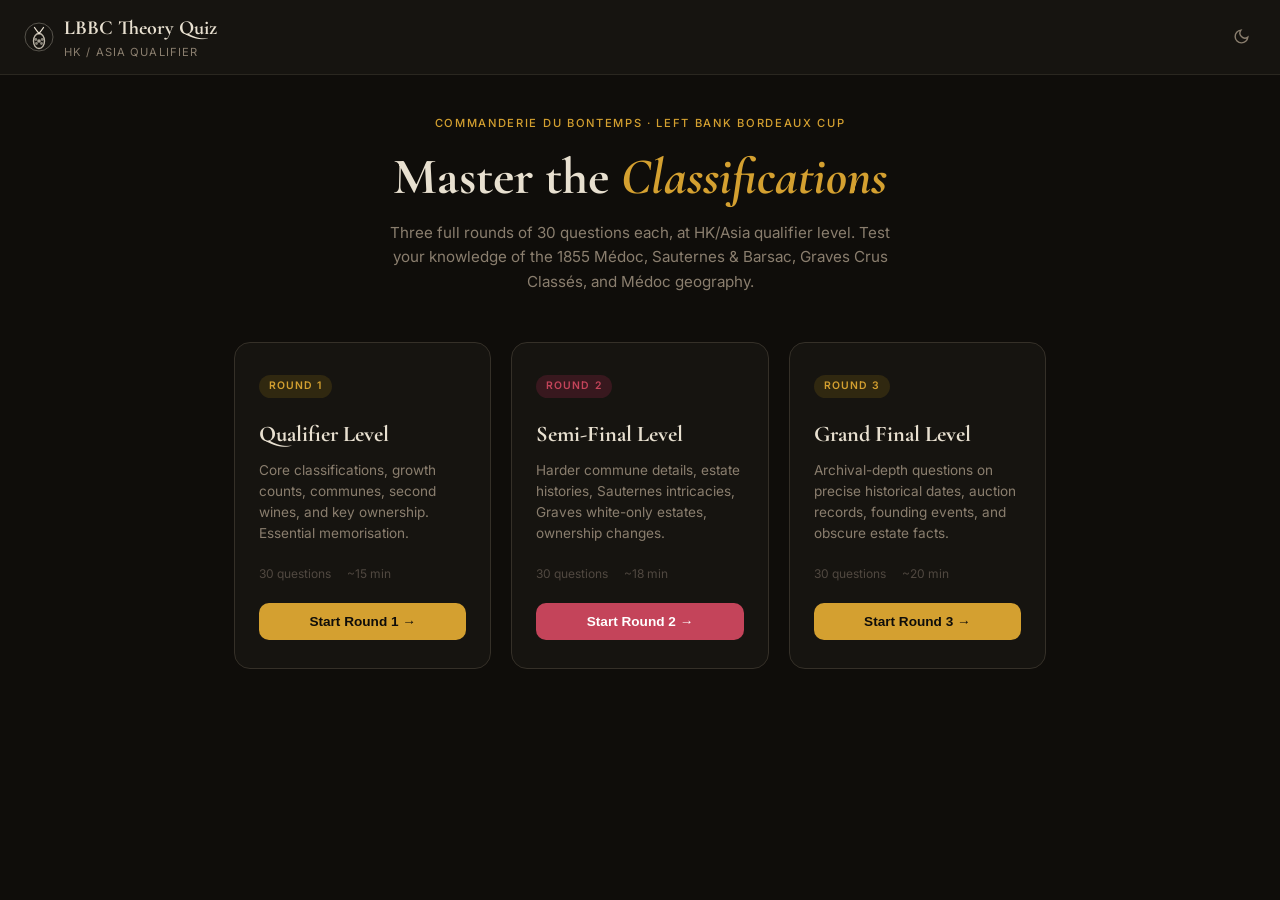
<file: lbbc-mock.html>
<!DOCTYPE html>
<html lang="en">
<head>
<meta charset="UTF-8">
<meta name="viewport" content="width=device-width, initial-scale=1.0">
<title>LBBC Theory Quiz</title>
<link rel="preconnect" href="https://fonts.googleapis.com">
<link rel="preconnect" href="https://fonts.gstatic.com" crossorigin>
<link href="https://fonts.googleapis.com/css2?family=Cormorant+Garamond:ital,wght@0,500;0,700;1,500&family=Inter:wght@400;500;600&display=swap" rel="stylesheet">
<style>
*,*::before,*::after{box-sizing:border-box;margin:0;padding:0}
html{scroll-behavior:smooth;-webkit-font-smoothing:antialiased}
body{min-height:100vh;font-family:'Inter',sans-serif;font-size:16px;line-height:1.6;background:#0f0d0a;color:#e8e0d0}
body.light{background:#f7f4ef;color:#1c1a16}
.hdr{position:sticky;top:0;z-index:50;background:#161410;border-bottom:1px solid #2a2720;display:flex;align-items:center;justify-content:space-between;padding:12px 24px}
body.light .hdr{background:#faf8f4;border-color:#e0d9ce}
.logo-wrap{display:flex;align-items:center;gap:10px}
.logo-text{font-family:'Cormorant Garamond',serif;font-size:1.25rem;font-weight:700}
.logo-sub{font-size:.7rem;color:#8a7e6e;letter-spacing:.1em;text-transform:uppercase}
.hdr-right{display:flex;align-items:center;gap:12px}
.prog-wrap{width:120px;height:3px;background:#2a2720;border-radius:99px;overflow:hidden;display:none}
body.light .prog-wrap{background:#e0d9ce}
.prog-fill{height:100%;background:#d4a030;border-radius:99px;transition:width .4s;width:0%}
.theme-btn{background:none;border:none;cursor:pointer;color:#8a7e6e;padding:6px;border-radius:6px;display:flex;align-items:center}
.theme-btn:hover{background:#2a2720;color:#e8e0d0}
body.light .theme-btn:hover{background:#e0d9ce;color:#1c1a16}
.screen{display:none;max-width:860px;margin:0 auto;padding:40px 24px 80px}
.screen.on{display:block}
.hero{text-align:center;margin-bottom:48px}
.hero-eye{font-size:.7rem;letter-spacing:.15em;text-transform:uppercase;color:#d4a030;font-weight:500;margin-bottom:16px}
.hero-h{font-family:'Cormorant Garamond',serif;font-size:clamp(2rem,5vw,3.2rem);font-weight:700;margin-bottom:16px;line-height:1.1}
.hero-h em{font-style:italic;color:#d4a030}
.hero-p{color:#8a7e6e;max-width:520px;margin:0 auto;font-size:.95rem}
.cards{display:grid;grid-template-columns:repeat(auto-fit,minmax(250px,1fr));gap:20px}
.card{background:#161410;border:1px solid #353028;border-radius:16px;padding:28px 24px;text-align:left;transition:border-color .2s,box-shadow .2s,transform .2s}
body.light .card{background:#faf8f4;border-color:#d4ccc0}
.card:hover{transform:translateY(-3px);box-shadow:0 12px 40px rgba(0,0,0,.5)}
.c1:hover,.c3:hover{border-color:#d4a030}
.c2:hover{border-color:#c4445a}
.cbadge{display:inline-block;font-size:.65rem;font-weight:600;letter-spacing:.1em;text-transform:uppercase;padding:3px 10px;border-radius:99px;margin-bottom:18px}
.c1 .cbadge,.c3 .cbadge{background:#302810;color:#d4a030}
.c2 .cbadge{background:#38181e;color:#c4445a}
body.light .c1 .cbadge,body.light .c3 .cbadge{background:#f5e9d0;color:#9b6f1a}
body.light .c2 .cbadge{background:#f0d4d8;color:#7a1f2e}
.ctitle{font-family:'Cormorant Garamond',serif;font-size:1.4rem;font-weight:700;margin-bottom:8px}
.cdesc{font-size:.85rem;color:#8a7e6e;margin-bottom:20px;line-height:1.55}
.cmeta{font-size:.75rem;color:#504840;display:flex;gap:16px;margin-bottom:20px}
.cstart{display:block;width:100%;padding:11px 0;border:none;border-radius:10px;font-size:.85rem;font-weight:600;cursor:pointer;transition:opacity .2s,transform .15s}
.c1 .cstart,.c3 .cstart{background:#d4a030;color:#0f0d0a}
.c2 .cstart{background:#c4445a;color:#fff}
.cstart:hover{opacity:.88;transform:translateY(-1px)}
.qhdr{margin-bottom:28px}
.qmeta{display:flex;align-items:center;justify-content:space-between;margin-bottom:10px}
.qlvl{font-size:.7rem;font-weight:600;letter-spacing:.1em;text-transform:uppercase;padding:3px 12px;border-radius:99px}
.qlvl.gold{background:#302810;color:#d4a030}
.qlvl.burg{background:#38181e;color:#c4445a}
body.light .qlvl.gold{background:#f5e9d0;color:#9b6f1a}
body.light .qlvl.burg{background:#f0d4d8;color:#7a1f2e}
.qcount{font-size:.85rem;color:#8a7e6e}
.qbar{height:3px;background:#2a2720;border-radius:99px;overflow:hidden}
body.light .qbar{background:#e0d9ce}
.qbar-fill{height:100%;border-radius:99px;transition:width .5s}
.qbar-fill.gold{background:#d4a030}
.qbar-fill.burg{background:#c4445a}
.block-banner{background:#1c1a15;border:1px solid #353028;border-radius:12px;padding:14px 18px;margin-bottom:20px;display:none}
body.light .block-banner{background:#f0ece4;border-color:#d4ccc0}
.block-banner.show{display:block}
.bb-label{font-size:.65rem;color:#504840;letter-spacing:.1em;text-transform:uppercase;margin-bottom:4px}
.bb-title{font-family:'Cormorant Garamond',serif;font-size:1.1rem;font-weight:700}
.qcard{background:#161410;border:1px solid #353028;border-radius:16px;padding:28px;margin-bottom:20px}
body.light .qcard{background:#faf8f4;border-color:#d4ccc0}
.qtag{font-size:.65rem;color:#504840;letter-spacing:.1em;text-transform:uppercase;margin-bottom:10px}
.qnum{font-size:.75rem;color:#504840;margin-bottom:6px}
.qtext{font-family:'Cormorant Garamond',serif;font-size:1.2rem;font-weight:500;line-height:1.5;margin-bottom:24px;max-width:none}
.opts{display:flex;flex-direction:column;gap:10px}
.opt{display:flex;align-items:flex-start;gap:14px;padding:13px 16px;border:1.5px solid #353028;border-radius:10px;background:#1c1a15;cursor:pointer;text-align:left;width:100%;font-size:.9rem;line-height:1.5;color:#e8e0d0;transition:border-color .15s,background .15s}
body.light .opt{background:#f9f8f5;border-color:#d4ccc0;color:#1c1a16}
.opt:hover{border-color:#d4a030;background:#201e18}
body.light .opt:hover{border-color:#9b6f1a;background:#f5e9d0}
.opt.answered{cursor:default;pointer-events:none}
.opt.correct{border-color:#6db84a!important;background:#1c3010!important;color:#6db84a!important}
body.light .opt.correct{background:#d4e8c8!important;color:#3a6b1e!important}
.opt.wrong{border-color:#d45a6a!important;background:#38141a!important;color:#d45a6a!important}
body.light .opt.wrong{background:#f0d0d4!important;color:#8b1c2e!important}
.opt.show-correct{border-color:#6db84a!important;background:#1c3010!important;color:#6db84a!important;opacity:.75}
.opt.dimmed{opacity:.38}
.olbl{flex-shrink:0;width:22px;height:22px;border-radius:50%;border:1.5px solid #353028;display:flex;align-items:center;justify-content:center;font-size:.7rem;font-weight:600;transition:all .15s;margin-top:1px}
body.light .olbl{border-color:#d4ccc0}
.opt:hover .olbl{border-color:#d4a030;background:#302810;color:#d4a030}
.opt.correct .olbl{border-color:#6db84a;background:#6db84a;color:#fff}
.opt.wrong .olbl{border-color:#d45a6a;background:#d45a6a;color:#fff}
.opt.show-correct .olbl{border-color:#6db84a;background:#6db84a;color:#fff}
.otext{flex:1}
.fb{display:none;align-items:flex-start;gap:12px;padding:13px 16px;border-radius:10px;font-size:.88rem;font-weight:500;margin-bottom:16px;line-height:1.5}
.fb.show{display:flex}
.fb.ok{background:#1c3010;color:#6db84a;border:1px solid rgba(109,184,74,.3)}
.fb.bad{background:#38141a;color:#d45a6a;border:1px solid rgba(212,90,106,.3)}
body.light .fb.ok{background:#d4e8c8;color:#3a6b1e}
body.light .fb.bad{background:#f0d0d4;color:#8b1c2e}
.fb-icon{font-size:1.1rem;flex-shrink:0;margin-top:1px}
.navrow{display:flex;align-items:center;justify-content:space-between;gap:12px;flex-wrap:wrap}
.nbtn{display:inline-flex;align-items:center;gap:6px;padding:10px 22px;border-radius:10px;font-size:.85rem;font-weight:600;cursor:pointer;border:1.5px solid transparent;transition:all .15s}
.nbtn.ghost{border-color:#353028;color:#8a7e6e;background:none}
.nbtn.ghost:hover{border-color:#8a7e6e;color:#e8e0d0;background:#1c1a15}
body.light .nbtn.ghost{border-color:#d4ccc0;color:#6b6456}
body.light .nbtn.ghost:hover{background:#f0ece4;color:#1c1a16}
.nbtn.gold{background:#d4a030;color:#0f0d0a;border:none}
.nbtn.gold:hover{background:#e8b84a}
.nbtn.burg{background:#c4445a;color:#fff;border:none}
.nbtn.burg:hover{background:#d85e72}
.skip-row{text-align:center;margin-top:12px}
.skip-lnk{font-size:.75rem;color:#504840;cursor:pointer;padding:6px 12px;border-radius:6px;background:none;border:none}
.skip-lnk:hover{color:#8a7e6e}
.res-wrap{max-width:660px;margin:0 auto}
.res-hero{text-align:center;margin-bottom:40px}
.res-medal{font-size:3.5rem;display:block;margin-bottom:14px}
.res-title{font-family:'Cormorant Garamond',serif;font-size:clamp(1.8rem,4vw,2.8rem);font-weight:700;margin-bottom:8px}
.res-sub{color:#8a7e6e;font-size:.95rem}
.ring-wrap{width:130px;height:130px;margin:28px auto;position:relative}
.ring-wrap svg{transform:rotate(-90deg)}
.ring-track{fill:none;stroke:#2a2720;stroke-width:8}
body.light .ring-track{stroke:#e0d9ce}
.ring-fill{fill:none;stroke-width:8;stroke-linecap:round;transition:stroke-dashoffset 1.2s cubic-bezier(.16,1,.3,1)}
.ring-fill.gold{stroke:#d4a030}
.ring-fill.burg{stroke:#c4445a}
.ring-label{position:absolute;inset:0;display:flex;flex-direction:column;align-items:center;justify-content:center}
.ring-num{font-family:'Cormorant Garamond',serif;font-size:1.8rem;font-weight:700;line-height:1}
.ring-den{font-size:.7rem;color:#8a7e6e;margin-top:2px}
.bscores{display:grid;grid-template-columns:repeat(2,1fr);gap:12px;margin-bottom:32px}
@media(min-width:500px){.bscores{grid-template-columns:repeat(4,1fr)}}
.bsc{background:#161410;border:1px solid #353028;border-radius:12px;padding:16px;text-align:center}
body.light .bsc{background:#faf8f4;border-color:#d4ccc0}
.bsc-lbl{font-size:.65rem;color:#8a7e6e;letter-spacing:.05em;margin-bottom:6px;text-transform:uppercase}
.bsc-val{font-family:'Cormorant Garamond',serif;font-size:1.5rem;font-weight:700}
.bsc-den{font-size:.7rem;color:#504840}
.res-btns{display:flex;gap:12px;justify-content:center;flex-wrap:wrap;margin-bottom:40px}
.divider{border:none;border-top:1px solid #2a2720;margin:32px 0}
body.light .divider{border-color:#e0d9ce}
.review-title{font-family:'Cormorant Garamond',serif;font-size:1.5rem;font-weight:700;margin-bottom:24px}
.ri{background:#161410;border:1px solid #353028;border-left:3px solid #353028;border-radius:12px;padding:16px 18px;margin-bottom:14px}
body.light .ri{background:#faf8f4;border-color:#d4ccc0;border-left-color:#d4ccc0}
.ri.ri-ok{border-left-color:#6db84a}
.ri.ri-bad{border-left-color:#d45a6a}
.ri-top{display:flex;justify-content:space-between;align-items:flex-start;gap:8px;margin-bottom:6px}
.ri-meta{font-size:.65rem;color:#504840;letter-spacing:.05em;text-transform:uppercase}
.ri-icon{font-size:1rem;flex-shrink:0}
.ri-q{font-family:'Cormorant Garamond',serif;font-size:1rem;font-weight:500;margin-bottom:10px;line-height:1.4;max-width:none}
.ri-ans{font-size:.8rem;line-height:1.6}
.ri-wrong{color:#d45a6a}
.ri-right{color:#6db84a}
body.light .ri-wrong{color:#8b1c2e}
body.light .ri-right{color:#3a6b1e}
@media(max-width:600px){.screen{padding:28px 16px 60px}.hdr{padding:10px 16px}.qcard{padding:20px 16px}.nbtn{padding:9px 16px;font-size:.8rem}}
</style>
</head>
<body>
<header class="hdr">
  <div class="logo-wrap">
    <svg width="30" height="30" viewBox="0 0 30 30" fill="none" aria-hidden="true">
      <circle cx="15" cy="15" r="14" stroke="currentColor" stroke-width="1" opacity="0.3"/>
      <ellipse cx="15" cy="19" rx="5.5" ry="7.5" stroke="currentColor" stroke-width="1.4" fill="none" opacity="0.8"/>
      <path d="M15 11.5 C15 11.5 12.5 8.5 10.5 5.5" stroke="currentColor" stroke-width="1.3" stroke-linecap="round"/>
      <path d="M15 11.5 C15 11.5 17.5 8.5 19.5 5.5" stroke="currentColor" stroke-width="1.3" stroke-linecap="round"/>
      <circle cx="15" cy="19" r="1.8" fill="currentColor" opacity="0.7"/>
      <circle cx="11.8" cy="17.5" r="1.4" fill="currentColor" opacity="0.55"/>
      <circle cx="18.2" cy="17.5" r="1.4" fill="currentColor" opacity="0.55"/>
      <circle cx="12.5" cy="21.5" r="1.4" fill="currentColor" opacity="0.55"/>
      <circle cx="17.5" cy="21.5" r="1.4" fill="currentColor" opacity="0.55"/>
    </svg>
    <div>
      <div class="logo-text">LBBC Theory Quiz</div>
      <div class="logo-sub">HK / Asia Qualifier</div>
    </div>
  </div>
  <div class="hdr-right">
    <div class="prog-wrap" id="progWrap"><div class="prog-fill" id="progFill"></div></div>
    <button class="theme-btn" id="themeBtn" aria-label="Toggle theme">
      <svg width="17" height="17" viewBox="0 0 24 24" fill="none" stroke="currentColor" stroke-width="2"><path d="M21 12.79A9 9 0 1 1 11.21 3 7 7 0 0 0 21 12.79z"/></svg>
    </button>
  </div>
</header>

<div class="screen on" id="sHome">
  <div class="hero">
    <p class="hero-eye">Commanderie du Bontemps &middot; Left Bank Bordeaux Cup</p>
    <h1 class="hero-h">Master the <em>Classifications</em></h1>
    <p class="hero-p">Three full rounds of 30 questions each, at HK/Asia qualifier level. Test your knowledge of the 1855 Médoc, Sauternes &amp; Barsac, Graves Crus Classés, and Médoc geography.</p>
  </div>
  <div class="cards">
    <div class="card c1">
      <span class="cbadge">Round 1</span>
      <h2 class="ctitle">Qualifier Level</h2>
      <p class="cdesc">Core classifications, growth counts, communes, second wines, and key ownership. Essential memorisation.</p>
      <div class="cmeta"><span>30 questions</span><span>~15 min</span></div>
      <button class="cstart" onclick="startQuiz(0)">Start Round 1 &#8594;</button>
    </div>
    <div class="card c2">
      <span class="cbadge">Round 2</span>
      <h2 class="ctitle">Semi-Final Level</h2>
      <p class="cdesc">Harder commune details, estate histories, Sauternes intricacies, Graves white-only estates, ownership changes.</p>
      <div class="cmeta"><span>30 questions</span><span>~18 min</span></div>
      <button class="cstart" onclick="startQuiz(1)">Start Round 2 &#8594;</button>
    </div>
    <div class="card c3">
      <span class="cbadge">Round 3</span>
      <h2 class="ctitle">Grand Final Level</h2>
      <p class="cdesc">Archival-depth questions on precise historical dates, auction records, founding events, and obscure estate facts.</p>
      <div class="cmeta"><span>30 questions</span><span>~20 min</span></div>
      <button class="cstart" onclick="startQuiz(2)">Start Round 3 &#8594;</button>
    </div>
  </div>
</div>

<div class="screen" id="sQuiz">
  <div class="qhdr">
    <div class="qmeta">
      <span class="qlvl gold" id="qlvl">Qualifier Level</span>
      <span class="qcount" id="qcount">Question 1 of 30</span>
    </div>
    <div class="qbar"><div class="qbar-fill gold" id="qbarFill"></div></div>
  </div>
  <div class="block-banner" id="blockBanner">
    <div class="bb-label">New Section</div>
    <div class="bb-title" id="bbTitle"></div>
  </div>
  <div class="qcard">
    <div class="qtag" id="qtag"></div>
    <div class="qnum" id="qnum"></div>
    <div class="qtext" id="qtext"></div>
    <div class="opts" id="opts"></div>
  </div>
  <div class="fb" id="fb"><span class="fb-icon" id="fbIcon"></span><span id="fbText"></span></div>
  <div class="navrow">
    <button class="nbtn ghost" onclick="goHome()">&#8592; Rounds</button>
    <button class="nbtn gold" id="nextBtn" onclick="nextQ()" style="display:none">Next Question &#8594;</button>
  </div>
  <div class="skip-row"><button class="skip-lnk" id="skipBtn" onclick="skipQ()">Skip this question</button></div>
</div>

<div class="screen" id="sResults">
  <div class="res-wrap">
    <div class="res-hero">
      <span class="res-medal" id="resMedal"></span>
      <h2 class="res-title" id="resTitle"></h2>
      <p class="res-sub" id="resSub"></p>
      <div class="ring-wrap">
        <svg width="130" height="130" viewBox="0 0 130 130">
          <circle class="ring-track" cx="65" cy="65" r="54"/>
          <circle class="ring-fill gold" id="ringFill" cx="65" cy="65" r="54" stroke-dasharray="339.3" stroke-dashoffset="339.3"/>
        </svg>
        <div class="ring-label">
          <span class="ring-num" id="ringNum">0</span>
          <span class="ring-den" id="ringDen">/ 30</span>
        </div>
      </div>
      <div class="bscores" id="bscores"></div>
    </div>
    <div class="res-btns">
      <button class="nbtn gold" onclick="retryQuiz()">&#8634; Retry this round</button>
      <button class="nbtn ghost" onclick="goHome()">&#8592; Choose round</button>
    </div>
    <hr class="divider">
    <h3 class="review-title">Review All Answers</h3>
    <div id="reviewList"></div>
  </div>
</div>

<script>
var BLOCKS = ["Block 1 \u2014 1855 M\u00e9doc Classification","Block 2 \u2014 1855 Sauternes & Barsac","Block 3 \u2014 Graves / Pessac-L\u00e9ognan","Block 4 \u2014 M\u00e9doc Appellations & Geography"];
var BSHORT = ["1855 M\u00e9doc","Sauternes & Barsac","Graves Crus Class\u00e9s","M\u00e9doc Geography"];
var LEVEL_NAMES = ["Qualifier Level","Semi-Final Level","Grand Final Level"];
var LEVEL_CLS = ["gold","burg","gold"];
var LETTERS = ["A","B","C"];

var ROUNDS = [[{"b": 0, "q": "How many châteaux are classified as Deuxièmes Crus in the 1855 Médoc Classification?", "o": ["11", "12", "14"], "a": 2}, {"b": 0, "q": "Which government authority officially authorised the 1973 promotion of Mouton Rothschild from Second to First Growth?", "o": ["The Bordeaux Chamber of Commerce", "The French Ministry of Agriculture", "The INAO"], "a": 1}, {"b": 0, "q": "Which statement best describes Haut-Brion's unique position in the 1855 red wine classification?", "o": ["Only First Growth in the Haut-Médoc AOC", "Only First Growth that also produces a classified white wine", "The only 1855 estate outside the Médoc peninsula, located in Graves"], "a": 2}, {"b": 0, "q": "Which correctly explains one addition that brought the 1855 Médoc list from 58 to 61 châteaux?", "o": ["Léoville split into Las Cases, Léoville Barton, and Léoville Poyferré after the French Revolution", "Pichon-Longueville was split by act of the Bordeaux Négoce in 1900", "Batailley split after a court ruling in 1920"], "a": 0}, {"b": 0, "q": "What is the second wine of Château Latour?", "o": ["Carruades de Latour", "Les Forts de Latour", "Pavillon Rouge du Château Latour"], "a": 1}, {"b": 0, "q": "Château Pontet-Canet became notable for pioneering which approach in the early 21st century?", "o": ["Full organic certification by Ecocert", "Biodynamic viticulture, one of the first Médoc classed growths to do so", "Introduction of amphorae vinification to replace all barrel ageing"], "a": 1}, {"b": 0, "q": "Château Lafite Rothschild was purchased in 1868 by Baron James de Rothschild, founding which distinct branch?", "o": ["Domaines Barons de Rothschild (Lafite), distinct from the Mouton branch", "Baron Philippe de Rothschild SA, which also controls Mouton", "The Rothschild group, encompassing both Lafite and Mouton"], "a": 0}, {"b": 0, "q": "What is the second wine of Château Margaux?", "o": ["Le Petit Mouton", "Alter Ego de Palmer", "Pavillon Rouge du Château Margaux"], "a": 2}, {"b": 0, "q": "Château Ducru-Beaucaillou is a Second Growth. In which communal AOC is it located?", "o": ["Pauillac", "Saint-Julien", "Saint-Estèphe"], "a": 1}, {"b": 0, "q": "How many Premiers Crus are in the 1855 Médoc classification, including the 1973 promotion of Mouton Rothschild?", "o": ["4", "5", "6"], "a": 1}, {"b": 1, "q": "What is the unique official rank of Château d'Yquem in the 1855 Sauternes and Barsac classification?", "o": ["Premier Grand Cru Classé", "Premier Cru Supérieur", "Cru Exceptionnel"], "a": 1}, {"b": 1, "q": "How many estates are classified as Premiers Crus (excluding d'Yquem) in the 1855 Sauternes and Barsac classification?", "o": ["9", "11", "13"], "a": 1}, {"b": 1, "q": "In which commune is Château Rieussec, a Premier Cru Sauternes, located?", "o": ["Bommes", "Preignac", "Fargues"], "a": 2}, {"b": 1, "q": "Château Climens and Château Coutet are Premier Cru estates in Barsac. Which alternative AOC may their wines use?", "o": ["Either Sauternes or Graves Supérieures AOC", "Either the Barsac or Sauternes AOC", "Either the Barsac or Graves Supérieures AOC"], "a": 1}, {"b": 1, "q": "Château Rieussec has been owned by Domaines Barons de Rothschild (Lafite) since which year?", "o": ["1979", "1984", "1990"], "a": 1}, {"b": 1, "q": "Which Sauternes château is a Premier Cru located in the commune of Bommes?", "o": ["Château Suduiraut", "Château Sigalas Rabaud", "Château de Malle"], "a": 1}, {"b": 1, "q": "The botrytised grapes of Sauternes are harvested in multiple selective passes. What is the French term for each pass?", "o": ["Tries", "Vendanges tardives", "Tris sélectifs"], "a": 0}, {"b": 1, "q": "What is the total number of châteaux in the 1855 Sauternes and Barsac classification?", "o": ["25", "27", "29"], "a": 1}, {"b": 2, "q": "The Crus Classés de Graves was established in 1953 and finalised in which year?", "o": ["1955", "1959", "1961"], "a": 1}, {"b": 2, "q": "How are all classified Graves estates officially designated, given there is no internal hierarchy?", "o": ["Grand Cru Classé de Graves, without any tier distinction", "Premier Cru Classé de Graves, with sub-categories", "Cru Exceptionnel de Graves for top estates, Grand Cru Classé for others"], "a": 0}, {"b": 2, "q": "How many châteaux are classified for BOTH red and white wines in the Graves Crus Classés?", "o": ["4", "6", "8"], "a": 1}, {"b": 2, "q": "Which estate is classified in the Graves Crus Classés for white wine production only?", "o": ["Domaine de Chevalier", "Château Laville Haut-Brion", "Château Malartic-Lagravière"], "a": 1}, {"b": 2, "q": "The Pessac-Léognan AOC, within which all Graves Crus Classés châteaux fall, was created in which year?", "o": ["1983", "1987", "1991"], "a": 1}, {"b": 2, "q": "Château Haut-Brion appears in two separate official Bordeaux classifications. Which two?", "o": ["The 1855 Médoc Classification and the 1855 Sauternes Classification", "The 1855 Médoc Classification and the 1959 Graves Crus Classés", "The 1959 Graves Crus Classés and the Saint-Émilion Grand Cru Classé"], "a": 1}, {"b": 2, "q": "Which Graves Crus Classés estate is classified for red wine only, not white?", "o": ["Château Carbonnieux", "Château Bouscaut", "Château Haut-Bailly"], "a": 2}, {"b": 3, "q": "Which two communal AOCs within the Haut-Médoc have no 1855 classified growths?", "o": ["Listrac-Médoc and Moulis-en-Médoc", "Moulis-en-Médoc and Saint-Estèphe", "Listrac-Médoc and Margaux"], "a": 0}, {"b": 3, "q": "The gravel terraces of the Médoc are associated with which geological deposit name?", "o": ["Günz gravels", "Würm gravels", "Mindel gravels"], "a": 0}, {"b": 3, "q": "Château Cos d'Estournel, a Second Growth, is in which communal AOC?", "o": ["Pauillac", "Saint-Estèphe", "Saint-Julien"], "a": 1}, {"b": 3, "q": "Château Lynch-Bages, a Fifth Growth, is in which communal AOC?", "o": ["Saint-Estèphe", "Saint-Julien", "Pauillac"], "a": 2}, {"b": 3, "q": "Château Palmer (Third Growth) is in Cantenac. Under which communal AOC does Cantenac fall?", "o": ["Haut-Médoc", "Listrac-Médoc", "Margaux"], "a": 2}], [{"b": 0, "q": "How many estates are classified as Cinquièmes Crus (Fifth Growths) in the 1855 Médoc Classification?", "o": ["16", "18", "20"], "a": 1}, {"b": 0, "q": "Château Cantemerle (Fifth Growth, Macau) falls under which broader AOC?", "o": ["Margaux", "Listrac-Médoc", "Haut-Médoc"], "a": 2}, {"b": 0, "q": "From what feature does the name Carruades de Lafite derive?", "o": ["A plateau of parcels adjoining the main vineyard, acquired in 1845", "An old windmill on the estate formerly called Moulin des Carruades", "A lieu-dit within the Pauillac boundary first mapped in 1750"], "a": 0}, {"b": 0, "q": "Which correctly matches a First Growth to its second wine?", "o": ["Château Latour - Carruades de Latour", "Château Mouton Rothschild - Le Petit Mouton", "Château Lafite Rothschild - Pavillon Rouge"], "a": 1}, {"b": 0, "q": "Château Pichon-Longueville split into two Second Growths. What was the principal cause?", "o": ["A contested sale during the French Revolution", "A family inheritance partition between male and female heirs around 1850", "A judicial ruling following a boundary dispute with Château Latour"], "a": 1}, {"b": 0, "q": "Château Pouget (Fourth Growth, Margaux) was formed when Pouget merged with which other estate?", "o": ["Château Desmirail", "Château Pouget-Lassalle", "Château Dubignon"], "a": 1}, {"b": 0, "q": "Which commune is home to the greatest number of Fifth Growth châteaux in the 1855 classification?", "o": ["Saint-Julien", "Saint-Estèphe", "Pauillac"], "a": 2}, {"b": 0, "q": "Les Forts de Latour draws primarily from which vineyard source?", "o": ["The youngest vines within the Enclos, the inner walled vineyard", "Plots outside the central Enclos in surrounding Pauillac vineyards", "Purchased grapes from neighbouring Saint-Julien parcels"], "a": 1}, {"b": 0, "q": "Baron Philippe de Rothschild achieved which historic milestone in 1973?", "o": ["He merged Mouton with the Lafite branch of the family", "He had Mouton elevated from Second to First Growth - the only change ever made to the 1855 classification", "He obtained ministerial approval to rename the estate Premier Cru"], "a": 1}, {"b": 0, "q": "Château d'Armailhac (Fifth Growth, Pauillac) was known under which name until 1989?", "o": ["Château Mouton-Baronne-Philippe", "Château Mouton-d'Armailhac", "Château Baron-Philippe"], "a": 0}, {"b": 1, "q": "How many estates across Premiers and Deuxièmes Crus of the 1855 Sauternes classification are in the commune of Barsac?", "o": ["6", "8", "10"], "a": 2}, {"b": 1, "q": "Château Suduiraut, whose vineyards border those of Château d'Yquem, is in which commune?", "o": ["Bommes", "Fargues", "Preignac"], "a": 2}, {"b": 1, "q": "Which Sauternes Deuxième Cru is in the commune of Fargues, alongside Château Rieussec?", "o": ["Château Romer du Hayot", "Château de Malle", "Château Filhot"], "a": 0}, {"b": 1, "q": "Château Guiraud (Premier Cru, Sauternes) is notable for being which of the following?", "o": ["The only Premier Cru Sauternes to produce a dry white under a separate label", "The only Premier Cru Sauternes certified organic", "The first Premier Cru Sauternes to use 100% Sauvignon Blanc in the grand vin"], "a": 1}, {"b": 1, "q": "The count of 27 Sauternes châteaux reflects which change to the original 26?", "o": ["Château de Fargues was added as a Deuxième Cru in 1920", "Château Myrat was reinstated after its vines were uprooted in 1976 and replanted in 1988", "Château Doisy-Dubroca was split from Doisy-Daëne and added separately"], "a": 1}, {"b": 1, "q": "Which Sauternes Premier Cru historically hosted a school of viticulture set up by the French Ministry of Agriculture?", "o": ["Château Rayne Vigneau", "Château La Tour Blanche", "Clos Haut-Peyraguey"], "a": 1}, {"b": 1, "q": "What is the name of Château Rieussec's second wine?", "o": ["Les Carmes de Rieussec", "Clos des Carmes", "Carmes de Rieussec"], "a": 0}, {"b": 1, "q": "Which year is NOT an absent vintage of Château d'Yquem (meaning d'Yquem DID produce wine that year)?", "o": ["1992", "2012", "1972"], "a": 1}, {"b": 2, "q": "Of the 16 châteaux in the 1959 Graves Crus Classés, how many are classified exclusively for white wine?", "o": ["2", "3", "4"], "a": 1}, {"b": 2, "q": "Château Laville Haut-Brion was relabelled from the 2009 vintage. What is its new name?", "o": ["Château La Mission Haut-Brion Blanc", "Château Haut-Brion Blanc de Laville", "Château La Tour Laville Blanc"], "a": 0}, {"b": 2, "q": "Château La Tour-Haut-Brion ceased production as a separate label after which vintage?", "o": ["2005", "2007", "2009"], "a": 0}, {"b": 2, "q": "Château Pape-Clément takes its name from which historical figure?", "o": ["Pope Clement V, who received the estate as a gift in the 13th century", "Pope Clement VII, who authorised the Bordeaux wine trade with England", "Archbishop Bertrand de Got, who gave the estate to Pope Clement V upon his papal election"], "a": 2}, {"b": 2, "q": "Which correctly identifies the Graves Crus Classés châteaux in the commune of Martillac?", "o": ["Smith Haut Lafitte and Latour-Martillac", "Latour-Martillac and Domaine de Chevalier", "Smith Haut Lafitte and Haut-Bailly"], "a": 0}, {"b": 2, "q": "Which institution owns Château Couhins, classified white-only in the Graves Crus Classés?", "o": ["University of Bordeaux Faculty of Oenology", "INRA (National Institute for Agricultural Research)", "The Bordeaux Chamber of Agriculture"], "a": 1}, {"b": 2, "q": "In which year was the Pessac-Léognan AOC officially created?", "o": ["1983", "1987", "1990"], "a": 1}, {"b": 3, "q": "Which Haut-Médoc communal AOC is the smallest by production volume and has no 1855 classified growths?", "o": ["Moulis-en-Médoc", "Saint-Estèphe", "Listrac-Médoc"], "a": 0}, {"b": 3, "q": "Which best describes the Gironde Estuary's moderating effect on the Médoc's climate?", "o": ["It causes higher annual rainfall that reduces vine stress", "It stores heat and releases it slowly, reducing spring frost and autumn cold risk", "It channels Atlantic storms away from vineyards through a natural windbreak"], "a": 1}, {"b": 3, "q": "Château Lafon-Rochet, a Fourth Growth, is in which communal AOC?", "o": ["Pauillac", "Saint-Estèphe", "Saint-Julien"], "a": 1}, {"b": 3, "q": "The best Médoc châteaux are sited on gravel mounds with a view of which body of water?", "o": ["The Dordogne River", "The Garonne River", "The Gironde Estuary"], "a": 2}, {"b": 3, "q": "Château Beychevelle (Fourth Growth, Saint-Julien). In which direction does Ducru-Beaucaillou lie from it?", "o": ["To the north, closer to the town of Saint-Julien", "To the south, toward Margaux", "To the east, inland from the Gironde"], "a": 0}], [{"b": 0, "q": "Château Cantemerle was accidentally omitted from the 1855 list. Who successfully lobbied for reinstatement?", "o": ["The estate's négociant, who petitioned the Gironde Chamber of Commerce; added in 1857", "Madame Villeneuve-Durfort, who met the Union of Brokers in September 1855; added that same year", "Baron Nathaniel de Rothschild, who used influence at the Paris Exposition; added in 1856"], "a": 1}, {"b": 0, "q": "Why was Château Cantemerle left off the original 1855 list?", "o": ["It sold exclusively through a single London merchant, bypassing Bordeaux négociants entirely", "It sold its entire production to the Dutch market, so Bordeaux brokers had almost no price records", "It had bottled en primeur decades before other estates, making price comparison impossible"], "a": 1}, {"b": 0, "q": "Baron James de Rothschild purchased Château Lafite at auction on 8 August 1868. Approximately how much did he pay?", "o": ["2.1 million francs", "4.4 million francs", "6.8 million francs"], "a": 1}, {"b": 0, "q": "The Lafite estate passed to Baron James's three sons. Which correctly names all three?", "o": ["Alphonse, Gustave, and Edmond de Rothschild", "Nathan, Gustave, and Edmond de Rothschild", "Alphonse, Philippe, and Edmond de Rothschild"], "a": 0}, {"b": 0, "q": "Château Pichon Longueville Comtesse de Lalande was acquired in 2007 by the Rouzaud family, owners of which Champagne house?", "o": ["Laurent-Perrier", "Pol Roger", "Louis Roederer"], "a": 2}, {"b": 0, "q": "Only two châteaux remain in the same family as in 1855. Which two?", "o": ["Château Lafite Rothschild and Château Léoville Barton", "Château Mouton Rothschild and Château Léoville Barton", "Château Latour and Château Mouton Rothschild"], "a": 1}, {"b": 0, "q": "The 1855 classification was commissioned for which specific occasion?", "o": ["The centenary of the Gironde wine trade, celebrated in Bordeaux", "The Universal Exposition in Paris, to showcase French products", "The founding of the Commanderie du Bontemps de Médoc"], "a": 1}, {"b": 0, "q": "By what principle were châteaux ordered within each growth tier in the 1855 classification?", "o": ["By the size of the estate's vineyard surface", "By the average selling price of the wine between 1815 and 1855", "By the prestige of the owning family as assessed by brokers"], "a": 1}, {"b": 0, "q": "What explains Château Palmer's lower-than-expected ranking in 1855 despite its quality?", "o": ["Palmer's wines were little known in Paris, sold mainly to English merchants", "The estate was in receivership, depressing its market price", "Palmer had recently changed hands and new owners had no pricing record"], "a": 1}, {"b": 0, "q": "Which name sequence is correct for Château d'Armailhac under the Rothschild family?", "o": ["Mouton d'Armailhac, Mouton-Baron-Philippe, Mouton-Baronne-Philippe, then d'Armailhac", "Mouton-Baron-Philippe, Mouton-Baronne-Philippe, Mouton d'Armailhac, then d'Armailhac", "Mouton d'Armailhac, Mouton-Baronne-Philippe, Mouton-Baron-Philippe, then d'Armailhac"], "a": 0}, {"b": 1, "q": "Approximately how many hectares of vines does Château d'Yquem farm?", "o": ["Around 60 hectares", "Around 100 hectares", "Around 150 hectares"], "a": 1}, {"b": 1, "q": "In which year did LVMH complete its acquisition of a controlling interest in Château d'Yquem?", "o": ["1996", "1999", "2004"], "a": 1}, {"b": 1, "q": "Château Myrat's vines were uprooted in 1976. In which year was the estate replanted?", "o": ["1982", "1985", "1988"], "a": 2}, {"b": 1, "q": "How long did the Sauvage and Lur Saluces families hold Château d'Yquem before the LVMH acquisition?", "o": ["Approximately 200 years", "Approximately 300 years", "More than 400 years"], "a": 2}, {"b": 1, "q": "Château La Tour Blanche (Premier Cru, Bommes) was bequeathed to the French state. Which institution currently administers it?", "o": ["The University of Bordeaux Faculty of Oenology", "The French Ministry of Agriculture, as a school of viticulture and oenology", "INRA (National Institute for Agricultural Research)"], "a": 1}, {"b": 1, "q": "Which is a complete and accurate list of Premier Cru Sauternes estates in the commune of Bommes?", "o": ["La Tour Blanche, Lafaurie-Peyraguey, Clos Haut-Peyraguey, Rayne Vigneau, Rabaud-Promis, Sigalas Rabaud", "La Tour Blanche, Lafaurie-Peyraguey, Rayne Vigneau, Guiraud, Rabaud-Promis, Sigalas Rabaud", "La Tour Blanche, Clos Haut-Peyraguey, Rayne Vigneau, Climens, Rabaud-Promis, Sigalas Rabaud"], "a": 0}, {"b": 1, "q": "Château de Fargues 1991 was bottled in which unusual format?", "o": ["In magnums only, to celebrate the estate's anniversary", "In 16-centilitre bottles exclusively", "In imperials (6-litre bottles) for auction"], "a": 1}, {"b": 1, "q": "The first vintage in which Château d'Yquem produced its dry white wine Ygrec was in which year?", "o": ["1957", "1959", "1962"], "a": 1}, {"b": 2, "q": "The 1953 Graves classification initially listed how many châteaux, before the 1959 revision?", "o": ["13", "16", "19"], "a": 1}, {"b": 2, "q": "Archbishop Bertrand de Got gave the Pape-Clément vineyard to Pope Clement V. In which century?", "o": ["12th century", "14th century", "16th century"], "a": 1}, {"b": 2, "q": "Château La Tour-Haut-Brion ceased production after the 2005 vintage and was integrated into which wine?", "o": ["La Mission Haut-Brion red", "Château Haut-Brion Blanc", "La Mission Haut-Brion as a separate cuvée"], "a": 0}, {"b": 2, "q": "Jean de Pontac established Haut-Brion as a wine estate in the first half of the 16th century. Which year is most closely associated with this founding?", "o": ["1521", "1533", "1550"], "a": 1}, {"b": 2, "q": "The Pessac-Léognan AOC was created in 1987 largely through the initiative of which individual?", "o": ["Jean-Bernard Delmas, director of Château Haut-Brion", "André Lurton, owner of multiple estates including La Louvière", "Antony Perrin, owner of Château Carbonnieux"], "a": 1}, {"b": 2, "q": "Château Smith Haut Lafitte is famous beyond wine for which luxury facility on the estate?", "o": ["A Michelin-starred restaurant, L'Auberge du Vigneron", "A world-renowned wine spa and resort, Les Sources de Caudalie", "An art gallery displaying works commissioned by Bordeaux winemakers"], "a": 1}, {"b": 2, "q": "Château Couhins-Lurton is closely associated with which prominent Bordeaux winemaking family?", "o": ["The Lurton family, descendants of André Lurton", "The Dillon family, descendants of Clarence Dillon", "The Bernard family, owners of Domaine de Chevalier"], "a": 0}, {"b": 3, "q": "Thomas Jefferson visited Bordeaux in 1787 and created his own informal classification. Which statement is accurate?", "o": ["He classified wines from both banks, placing Pomerol at the top", "He placed what became the First Growths at the top, first to classify Médoc wines comprehensively", "He identified only three tiers, omitting Graves in favour of Saint-Émilion"], "a": 1}, {"b": 3, "q": "The Gironde Chamber of Commerce ordered the 1855 classification on 5 April 1855. Which body drew it up?", "o": ["The Wine Brokers' Union of Bordeaux", "The Commanderie du Bontemps de Médoc, at the request of Napoleon III", "The INAO's precursor body, the Comité National des Appellations d'Origine"], "a": 0}, {"b": 3, "q": "Approximately what proportion of the 1855 classification châteaux had already appeared in the 1740 tax document?", "o": ["Around 30%", "More than 50%", "Around 70%"], "a": 1}, {"b": 3, "q": "Château Ducru-Beaucaillou is credited with developing which viticultural treatment in 1878?", "o": ["The Bordeaux Mixture (copper sulphate and lime fungicide)", "Sulphur dusting for powdery mildew", "The first systematic use of clonal vine selection"], "a": 0}, {"b": 3, "q": "Château Gloria in Saint-Julien consists of parcels formerly classified in 1855, yet is not itself classified. What is its official standing?", "o": ["It is a Cru Bourgeois Exceptionnel because of its classified-parcel provenance", "It remains entirely unclassified in 1855 despite its formerly classified vineyards", "It was added to the 1855 classification in 1973, the same year as Mouton Rothschild"], "a": 1}]];

var curRound = 0;
var curQ = 0;
var answered = false;
var userAnswers = [];
var seenBlocks = {};
var roundOrder = {};   // shuffled index arrays per round
var roundPos = {};     // current position in each round's order

function shuffleArray(arr) {
  var a = arr.slice();
  for (var i = a.length - 1; i > 0; i--) {
    var j = Math.floor(Math.random() * (i + 1));
    var tmp = a[i]; a[i] = a[j]; a[j] = tmp;
  }
  return a;
}

function getNextOrder(n) {
  // Build/extend the order for round n ensuring no repeats until all questions seen
  if (!roundOrder[n] || roundPos[n] >= roundOrder[n].length) {
    var indices = [];
    for (var i = 0; i < ROUNDS[n].length; i++) indices.push(i);
    roundOrder[n] = shuffleArray(indices);
    roundPos[n] = 0;
  }
}

function show(id) {
  var ids = ["sHome","sQuiz","sResults"];
  for (var i = 0; i < ids.length; i++) {
    var el = document.getElementById(ids[i]);
    el.className = "screen" + (ids[i] === id ? " on" : "");
  }
  document.getElementById("progWrap").style.display = id === "sQuiz" ? "block" : "none";
  window.scrollTo(0, 0);
}

function goHome() { show("sHome"); }

function startQuiz(n) {
  curRound = n;
  answered = false;
  userAnswers = [];
  seenBlocks = {};
  getNextOrder(n);
  curQ = 0;
  show("sQuiz");
  renderQ();
}

function retryQuiz() {
  // Force a new shuffle for retry so questions come in a different order
  roundOrder[curRound] = null;
  startQuiz(curRound);
}

function renderQ() {
  var qs = ROUNDS[curRound];
  var qIdx = roundOrder[curRound][roundPos[curRound] + curQ];
  var q = qs[qIdx];
  var total = qs.length;
  answered = false;

  document.getElementById("progFill").style.width = Math.round((curQ / total) * 100) + "%";
  document.getElementById("qbarFill").style.width = Math.round(((curQ + 1) / total) * 100) + "%";

  var lvlEl = document.getElementById("qlvl");
  lvlEl.textContent = LEVEL_NAMES[curRound];
  lvlEl.className = "qlvl " + LEVEL_CLS[curRound];
  document.getElementById("qbarFill").className = "qbar-fill " + LEVEL_CLS[curRound];

  document.getElementById("qcount").textContent = "Question " + (curQ + 1) + " of " + total;

  var banner = document.getElementById("blockBanner");
  if (!seenBlocks[q.b]) {
    seenBlocks[q.b] = true;
    document.getElementById("bbTitle").textContent = BLOCKS[q.b];
    banner.className = "block-banner show";
  } else {
    banner.className = "block-banner";
  }

  document.getElementById("qtag").textContent = BSHORT[q.b];
  document.getElementById("qnum").textContent = "Q" + (curQ + 1);
  document.getElementById("qtext").textContent = q.q;

  var optsEl = document.getElementById("opts");
  optsEl.innerHTML = "";
  for (var i = 0; i < q.o.length; i++) {
    (function(idx) {
      var btn = document.createElement("button");
      btn.className = "opt";
      btn.setAttribute("type", "button");

      var lbl = document.createElement("span");
      lbl.className = "olbl";
      lbl.textContent = LETTERS[idx];

      var txt = document.createElement("span");
      txt.className = "otext";
      txt.textContent = q.o[idx];

      btn.appendChild(lbl);
      btn.appendChild(txt);
      btn.onclick = function() { selectOpt(idx); };
      optsEl.appendChild(btn);
    })(i);
  }

  var fb = document.getElementById("fb");
  fb.className = "fb";
  document.getElementById("fbIcon").textContent = "";
  document.getElementById("fbText").textContent = "";

  var nb = document.getElementById("nextBtn");
  nb.style.display = "none";
  nb.className = "nbtn " + LEVEL_CLS[curRound];
  nb.textContent = (curQ === total - 1) ? "See Results \u2192" : "Next Question \u2192";

  document.getElementById("skipBtn").style.display = "inline";
}

function selectOpt(chosen) {
  if (answered) return;
  answered = true;
  userAnswers[curQ] = chosen;

  var qIdx = roundOrder[curRound][roundPos[curRound] + curQ];
  var q = ROUNDS[curRound][qIdx];
  var btns = document.getElementById("opts").querySelectorAll(".opt");

  for (var i = 0; i < btns.length; i++) {
    btns[i].classList.add("answered");
    if (i === q.a) {
      btns[i].classList.add("correct");
    } else if (i === chosen) {
      btns[i].classList.add("wrong");
    } else {
      btns[i].classList.add("dimmed");
    }
  }

  var isOk = chosen === q.a;
  var fb = document.getElementById("fb");
  fb.className = "fb show " + (isOk ? "ok" : "bad");
  document.getElementById("fbIcon").textContent = isOk ? "\u2713" : "\u2717";
  document.getElementById("fbText").textContent = isOk
    ? "Correct!"
    : "Incorrect. Correct answer: " + LETTERS[q.a] + ". " + q.o[q.a];

  document.getElementById("nextBtn").style.display = "inline-flex";
  document.getElementById("skipBtn").style.display = "none";
}

function skipQ() {
  if (answered) return;
  answered = true;
  userAnswers[curQ] = -1;

  var qIdx = roundOrder[curRound][roundPos[curRound] + curQ];
  var q = ROUNDS[curRound][qIdx];
  var btns = document.getElementById("opts").querySelectorAll(".opt");
  for (var i = 0; i < btns.length; i++) {
    btns[i].classList.add("answered", "dimmed");
    if (i === q.a) btns[i].classList.add("show-correct");
  }

  var fb = document.getElementById("fb");
  fb.className = "fb show bad";
  document.getElementById("fbIcon").textContent = "\u21ba";
  document.getElementById("fbText").textContent = "Skipped. Correct answer: " + LETTERS[q.a] + ". " + q.o[q.a];

  document.getElementById("nextBtn").style.display = "inline-flex";
  document.getElementById("skipBtn").style.display = "none";
}

function nextQ() {
  var total = ROUNDS[curRound].length;
  if (curQ < total - 1) {
    curQ++;
    renderQ();
  } else {
    // Advance position so next retry starts fresh
    roundPos[curRound] = (roundPos[curRound] || 0) + total;
    showResults();
  }
}

function showResults() {
  show("sResults");
  var qs = ROUNDS[curRound];
  var total = qs.length;
  var correct = 0;
  var bCorr = {}; var bTot = {};

  for (var i = 0; i < qs.length; i++) {
    var qIdx = roundOrder[curRound][roundPos[curRound] - qs.length + i];
    var q = qs[qIdx];
    if (bTot[q.b] === undefined) { bTot[q.b] = 0; bCorr[q.b] = 0; }
    bTot[q.b]++;
    if (userAnswers[i] === q.a) { correct++; bCorr[q.b]++; }
  }

  var pct = correct / total;
  var medal, title, sub;
  if (pct === 1)        { medal = "\ud83c\udfc6"; title = "Flawless - Perfect Score!"; sub = "Outstanding. You are ready for the Grand Final."; }
  else if (pct >= 0.85) { medal = "\ud83e\udd47"; title = "Excellent Performance"; sub = "Grand Final-calibre result. Review the misses below."; }
  else if (pct >= 0.70) { medal = "\ud83e\udd48"; title = "Strong Showing"; sub = "Solid result. Deeper revision of each classification will help."; }
  else if (pct >= 0.50) { medal = "\ud83e\udd49"; title = "Keep Studying"; sub = "You have the foundation - revisit the classifications more carefully."; }
  else                  { medal = "\ud83d\udcda"; title = "Back to the Books"; sub = "Don't be discouraged - study each block and try again."; }

  document.getElementById("resMedal").textContent = medal;
  document.getElementById("resTitle").textContent = title;
  document.getElementById("resSub").textContent = sub;
  document.getElementById("ringNum").textContent = correct;
  document.getElementById("ringDen").textContent = "/ " + total;

  var rf = document.getElementById("ringFill");
  rf.className = "ring-fill " + LEVEL_CLS[curRound];
  rf.setAttribute("stroke-dashoffset", "339.3");
  setTimeout(function() {
    rf.setAttribute("stroke-dashoffset", (339.3 * (1 - pct)).toFixed(1));
  }, 100);

  var bsEl = document.getElementById("bscores");
  bsEl.innerHTML = "";
  var bNames = ["1855 M\u00e9doc", "Sauternes", "Graves", "Geography"];
  var bKeys = Object.keys(bTot).sort();
  for (var bi = 0; bi < bKeys.length; bi++) {
    var b = parseInt(bKeys[bi]);
    var bp = bCorr[b] / bTot[b];
    var col = bp >= 0.8 ? "#6db84a" : bp >= 0.5 ? "#d4a030" : "#d45a6a";
    var card = document.createElement("div");
    card.className = "bsc";
    var lbl = document.createElement("div"); lbl.className = "bsc-lbl"; lbl.textContent = bNames[b];
    var val = document.createElement("div"); val.className = "bsc-val"; val.style.color = col;
    val.textContent = bCorr[b];
    var den = document.createElement("span"); den.className = "bsc-den"; den.textContent = " / " + bTot[b];
    val.appendChild(den);
    card.appendChild(lbl); card.appendChild(val);
    bsEl.appendChild(card);
  }

  var rl = document.getElementById("reviewList");
  rl.innerHTML = "";
  for (var j = 0; j < qs.length; j++) {
    var qIdx = roundOrder[curRound][roundPos[curRound] - qs.length + j];
    var q = qs[qIdx];
    var ua = userAnswers[j];
    var ok = ua === q.a;

    var item = document.createElement("div");
    item.className = "ri " + (ok ? "ri-ok" : "ri-bad");

    var top = document.createElement("div"); top.className = "ri-top";
    var meta = document.createElement("div"); meta.className = "ri-meta";
    meta.textContent = "Q" + (j + 1) + " \u00b7 " + BSHORT[q.b];
    var icon = document.createElement("span"); icon.className = "ri-icon";
    icon.textContent = ok ? "\u2713" : "\u2717";
    top.appendChild(meta); top.appendChild(icon);

    var qt = document.createElement("div"); qt.className = "ri-q"; qt.textContent = q.q;

    var ans = document.createElement("div"); ans.className = "ri-ans";
    if (!ok) {
      var wa = document.createElement("div"); wa.className = "ri-wrong";
      wa.textContent = "Your answer: " + (ua === -1 ? "Skipped" : LETTERS[ua] + ". " + q.o[ua]);
      ans.appendChild(wa);
    }
    var ca = document.createElement("div"); ca.className = "ri-right";
    ca.textContent = "Correct: " + LETTERS[q.a] + ". " + q.o[q.a];
    ans.appendChild(ca);

    item.appendChild(top); item.appendChild(qt); item.appendChild(ans);
    rl.appendChild(item);
  }
}

(function() {
  var btn = document.getElementById("themeBtn");
  var dark = true;
  function setTheme(isDark) {
    document.body.className = isDark ? "" : "light";
    if (isDark) {
      btn.innerHTML = '<svg width="17" height="17" viewBox="0 0 24 24" fill="none" stroke="currentColor" stroke-width="2"><path d="M21 12.79A9 9 0 1 1 11.21 3 7 7 0 0 0 21 12.79z"/></svg>';
    } else {
      btn.innerHTML = '<svg width="17" height="17" viewBox="0 0 24 24" fill="none" stroke="currentColor" stroke-width="2"><circle cx="12" cy="12" r="5"/><path d="M12 1v2M12 21v2M4.22 4.22l1.42 1.42M18.36 18.36l1.42 1.42M1 12h2M21 12h2M4.22 19.78l1.42-1.42M18.36 5.64l1.42-1.42"/></svg>';
    }
  }
  btn.addEventListener("click", function() {
    dark = !dark;
    setTheme(dark);
  });
  setTheme(dark);
})();
</script>
</body>
</html>
</file>
<file: css/style.css>
/* ═══════════════════════════════════════════════════════
   George Tan — Technology Architect
   Dual-mode colour system: Eau de Nil accent
   ═══════════════════════════════════════════════════════ */

*, *::before, *::after { box-sizing: border-box; margin: 0; padding: 0; }

/* ── DARK MODE (default) ── */
:root {
  --bg:           #0d0f14;
  --surface:      #13161d;
  --surface2:     #1a1e28;
  --border:       #252a38;
  --text:         #F0EDE6;
  --text-muted:   #8a8fa8;
  --text-dim:     #4a5068;
  --accent:       #7FBFB8;
  --accent2:      #5FA89F;
  --accent-glow:  rgba(127,191,184,0.12);
  --green:        #3ecf8e;
  --yellow:       #f5a623;
  --radius:       12px;
  --radius-sm:    8px;

  --nav-bg:       rgba(13,15,20,0.85);
  --btn-primary-hover: #5FA89F;
  --card-hover:   #7FBFB8;
  --timeline-arrow: #5FA89F;
}

/* ── LIGHT MODE ── */
[data-theme="light"] {
  --bg:           #F2EFE8;
  --surface:      #FFFFFF;
  --surface2:     #F7F5F1;
  --border:       #DDD9D0;
  --text:         #1a2140;
  --text-muted:   #5a5e72;
  --text-dim:     #9a9eb2;
  --accent:       #4A9B93;
  --accent2:      #3A7A73;
  --accent-glow:  rgba(74,155,147,0.10);
  --green:        #3ecf8e;
  --yellow:       #f5a623;

  --nav-bg:       rgba(242,239,232,0.88);
  --btn-primary-hover: #3A7A73;
  --card-hover:   #4A9B93;
  --timeline-arrow: #3A7A73;
}

html {
  scroll-behavior: smooth;
  scroll-padding-top: 80px;
  -webkit-font-smoothing: antialiased;
  -moz-osx-font-smoothing: grayscale;
  text-rendering: optimizeLegibility;
}

body {
  font-family: 'Inter', sans-serif;
  background: var(--bg);
  color: var(--text);
  line-height: 1.7;
  font-size: 15px;
  transition: background 0.35s ease, color 0.35s ease;
}

::selection {
  background: var(--accent-glow);
  color: var(--text);
}

/* ═══════════════════════════════════════════════════════
   NAV
   ═══════════════════════════════════════════════════════ */
nav {
  position: fixed; top: 0; left: 0; right: 0; z-index: 100;
  background: var(--nav-bg);
  backdrop-filter: blur(12px);
  -webkit-backdrop-filter: blur(12px);
  border-bottom: 1px solid var(--border);
  padding: 0 2rem;
  height: 60px;
  display: flex; align-items: center; justify-content: space-between;
  transition: background 0.35s ease, border-color 0.35s ease;
}

.nav-logo {
  display: flex; align-items: center; gap: 10px;
  text-decoration: none;
}
.nav-logo .monogram {
  font-family: 'Playfair Display', Georgia, serif;
  font-weight: 700;
  font-size: 20px;
  color: var(--accent);
  line-height: 1;
}
.nav-logo .name-text {
  font-family: 'Inter', sans-serif;
  font-weight: 300;
  font-size: 14px;
  color: var(--text-muted);
  letter-spacing: 0.02em;
}

.nav-right {
  display: flex; align-items: center; gap: 1.8rem;
}
.nav-links {
  display: flex; gap: 1.8rem; list-style: none;
}
.nav-links a {
  color: var(--text-muted); text-decoration: none;
  font-size: 13px; font-weight: 500; letter-spacing: 0.02em;
  transition: color 0.2s;
}
.nav-links a:hover { color: var(--text); }

.theme-toggle {
  background: none; border: none; cursor: pointer;
  color: var(--text-muted); padding: 4px;
  display: flex; align-items: center; justify-content: center;
  transition: color 0.2s;
  width: 32px; height: 32px;
  border-radius: 6px;
}
.theme-toggle:hover { color: var(--accent); }
.theme-toggle svg { width: 18px; height: 18px; }

/* Mobile hamburger */
.nav-hamburger {
  display: none;
  background: none; border: none; cursor: pointer;
  color: var(--text-muted); padding: 4px;
  width: 32px; height: 32px;
  align-items: center; justify-content: center;
}
.nav-hamburger svg { width: 20px; height: 20px; }

/* ═══════════════════════════════════════════════════════
   HERO
   ═══════════════════════════════════════════════════════ */
.hero {
  min-height: 100vh;
  display: flex; align-items: center; justify-content: center;
  padding: 120px 2rem 80px;
  position: relative;
  overflow: hidden;
}
.hero::before {
  content: '';
  position: absolute; top: -20%; left: 50%; transform: translateX(-50%);
  width: 900px; height: 700px;
  background: radial-gradient(ellipse, var(--accent-glow) 0%, transparent 70%);
  pointer-events: none;
}
.hero-inner {
  max-width: 760px;
  width: 100%;
  position: relative;
}
.hero-inner {
  display: flex;
  align-items: center;
  gap: 4rem;
  flex-direction: row-reverse;  /* photo on right */
}
.hero-text { flex: 1; }

.hero-portrait { flex-shrink: 0; }
.portrait {
  width: 220px; height: 220px;
  border-radius: 50%;
  object-fit: cover;
  border: 2px solid var(--border);
  filter: grayscale(15%);  /* subtle — keeps the premium tone */
}

@media (max-width: 768px) {
  .hero-inner { flex-direction: column; }
  .portrait { width: 170px; height: 170px; }
}

.hero-location {
  font-family: 'JetBrains Mono', monospace;
  font-size: 12px;
  color: var(--text-muted);
  letter-spacing: 0.08em;
  margin-bottom: 1.4rem;
}

.hero h1 {
  font-family: 'Playfair Display', Georgia, serif;
  font-size: clamp(2.6rem, 5.5vw, 3.8rem);
  font-weight: 700;
  line-height: 1.1;
  letter-spacing: -0.02em;
  color: var(--text);
  margin-bottom: 1rem;
}

.hero h2 {
  font-family: 'Inter', sans-serif;
  font-weight: 500;
  font-size: clamp(1.1rem, 2vw, 1.35rem);
  line-height: 1.5;
  color: var(--accent);
  margin-bottom: 1.6rem;
}

.hero-body {
  font-size: 1rem;
  color: var(--text-muted);
  max-width: 600px;
  margin-bottom: 1.8rem;
  line-height: 1.8;
}

.hero-tags {
  display: flex; flex-wrap: wrap; gap: 8px;
  margin-bottom: 2rem;
}
.hero-tags span {
  font-size: 12px;
  color: var(--text-muted);
  font-family: 'JetBrains Mono', monospace;
  letter-spacing: 0.02em;
}

.hero-actions {
  display: flex; gap: 1rem; flex-wrap: wrap;
  margin-bottom: 2rem;
}

.btn {
  display: inline-flex; align-items: center; gap: 8px;
  padding: 11px 24px; border-radius: var(--radius-sm);
  font-size: 13px; font-weight: 600;
  text-decoration: none; transition: all 0.2s; cursor: pointer; border: none;
}
.btn-primary {
  background: var(--accent); color: #fff;
}
.btn-primary:hover { background: var(--btn-primary-hover); transform: translateY(-1px); }
.btn-ghost {
  background: var(--surface2); color: var(--text-muted);
  border: 1px solid var(--border);
}
.btn-ghost:hover { color: var(--text); border-color: var(--accent); }

.hero-availability {
  font-family: 'JetBrains Mono', monospace;
  font-size: 12px;
  color: var(--text-dim);
  letter-spacing: 0.02em;
}

/* ═══════════════════════════════════════════════════════
   SECTIONS — shared
   ═══════════════════════════════════════════════════════ */
section { padding: 80px 2rem; transition: background 0.35s ease; }
.container { max-width: 860px; margin: 0 auto; }

.section-label {
  font-family: 'JetBrains Mono', monospace;
  font-size: 11px; font-weight: 500;
  color: var(--accent); letter-spacing: 0.12em;
  text-transform: uppercase; margin-bottom: 0.25rem;
}
.section-sublabel {
  font-family: 'Inter', sans-serif;
  font-size: 13px; font-weight: 400;
  color: var(--text-muted);
  margin-bottom: 0.5rem;
}
.section-title {
  font-size: 1.9rem; font-weight: 700;
  letter-spacing: -0.025em; margin-bottom: 2.8rem;
  color: var(--text);
}

/* ═══════════════════════════════════════════════════════
   ABOUT
   ═══════════════════════════════════════════════════════ */
#about { background: var(--surface); }
.about-grid {
  display: grid; grid-template-columns: 1fr 1fr; gap: 3rem;
  align-items: start;
}
.about-text p {
  color: var(--text-muted); margin-bottom: 1.1rem; line-height: 1.8;
}
.about-text p strong { color: var(--text); }
.about-text em { font-style: italic; }

.about-stats {
  display: grid; grid-template-columns: 1fr 1fr; gap: 1rem;
}
.stat-card {
  background: var(--surface2); border: 1px solid var(--border);
  border-radius: var(--radius); padding: 1.2rem 1.4rem;
  transition: border-color 0.2s, background 0.35s ease;
}
.stat-card .label {
  font-size: 11px; color: var(--text-dim);
  font-family: 'JetBrains Mono', monospace;
  text-transform: uppercase; letter-spacing: 0.08em;
  margin-bottom: 0.3rem;
}
.stat-card .value {
  font-size: 1.5rem; font-weight: 700; color: var(--accent);
  line-height: 1.2;
}
.stat-card .value-desc {
  font-size: 0.82rem; color: var(--text-muted);
  margin-top: 0.2rem;
}

/* ═══════════════════════════════════════════════════════
   RESEARCH
   ═══════════════════════════════════════════════════════ */
.research-cards { display: grid; grid-template-columns: 1fr 1fr; gap: 1.4rem; }
.research-card {
  background: var(--surface); border: 1px solid var(--border);
  border-radius: var(--radius); padding: 1.6rem;
  transition: border-color 0.2s, transform 0.2s, background 0.35s ease;
}
.research-card:hover { border-color: var(--accent); transform: translateY(-2px); }
.research-card .tag {
  display: inline-block;
  background: var(--accent-glow); color: var(--accent);
  border: 1px solid rgba(127,191,184,0.3);
  font-size: 11px; font-weight: 600; padding: 2px 10px;
  border-radius: 100px; margin-bottom: 0.9rem;
  font-family: 'JetBrains Mono', monospace;
}
[data-theme="light"] .research-card .tag {
  border-color: rgba(74,155,147,0.3);
}
.research-card h3 {
  font-size: 1rem; font-weight: 600; margin-bottom: 0.6rem; color: var(--text);
}
.research-card p { font-size: 0.88rem; color: var(--text-muted); line-height: 1.7; }
.research-card .why-it-matters {
  font-style: italic;
  color: var(--accent2);
  font-size: 0.84rem;
  line-height: 1.65;
  margin-top: 0.8rem;
  padding-top: 0.8rem;
  border-top: 1px solid var(--border);
}

/* ═══════════════════════════════════════════════════════
   TRUST STRIP
   ═══════════════════════════════════════════════════════ */
.trust-strip {
  padding: 48px 2rem;
  background: var(--surface);
  border-top: 1px solid var(--border);
  border-bottom: 1px solid var(--border);
  transition: background 0.35s ease, border-color 0.35s ease;
}
.trust-strip .container {
  text-align: center;
}
.trust-strip .strip-label {
  font-family: 'JetBrains Mono', monospace;
  font-size: 11px;
  color: var(--text-dim);
  letter-spacing: 0.08em;
  margin-bottom: 1.2rem;
}
.trust-pills {
  display: flex; justify-content: center; flex-wrap: wrap; gap: 12px;
}
.trust-pill {
  font-size: 13px;
  color: var(--text-dim);
  padding: 6px 16px;
  border: 1px solid var(--border);
  border-radius: 100px;
  font-weight: 500;
  letter-spacing: 0.01em;
}

/* ═══════════════════════════════════════════════════════
   PROJECTS
   ═══════════════════════════════════════════════════════ */
#projects { background: var(--surface); }
.project-card {
  background: var(--surface2); border: 1px solid var(--border);
  border-radius: var(--radius); padding: 1.6rem 1.8rem;
  margin-bottom: 1.2rem;
  display: flex; gap: 1.4rem; align-items: flex-start;
  transition: background 0.35s ease, border-color 0.35s ease;
}
.project-icon {
  font-size: 1.6rem; flex-shrink: 0; margin-top: 2px;
}
.project-card h3 {
  font-size: 1rem; font-weight: 600; color: var(--text); margin-bottom: 0.4rem;
}
.project-card .sub {
  font-size: 0.82rem; color: var(--accent); font-family: 'JetBrains Mono', monospace;
  margin-bottom: 0.5rem;
}
.project-card p { font-size: 0.88rem; color: var(--text-muted); line-height: 1.7; }
.project-card .github-link {
  display: inline-flex; align-items: center; gap: 4px;
  font-size: 0.82rem; color: var(--accent); text-decoration: none;
  margin-top: 0.5rem; font-weight: 500;
  transition: color 0.2s;
}
.project-card .github-link:hover { color: var(--accent2); }

/* ═══════════════════════════════════════════════════════
   SKILLS
   ═══════════════════════════════════════════════════════ */
.skills-grid {
  display: grid; grid-template-columns: repeat(3, 1fr);
  gap: 1.4rem;
}
.skill-card {
  background: var(--surface); border: 1px solid var(--border);
  border-radius: var(--radius); padding: 1.5rem;
  transition: border-color 0.2s, background 0.35s ease;
}
.skill-card:hover { border-color: var(--accent); }
.skill-card h4 {
  font-size: 13px; font-weight: 600; color: var(--text);
  margin-bottom: 1rem;
  padding-bottom: 0.6rem;
  border-bottom: 1px solid var(--border);
}
.skill-card ul {
  list-style: none; padding: 0;
}
.skill-card ul li {
  font-size: 0.84rem; color: var(--text-muted);
  padding: 0.3rem 0;
  padding-left: 1rem;
  position: relative;
  line-height: 1.5;
}
.skill-card ul li::before {
  content: '›';
  position: absolute; left: 0;
  color: var(--accent);
  font-weight: 600;
}

/* ═══════════════════════════════════════════════════════
   CONTACT
   ═══════════════════════════════════════════════════════ */
#contact { background: var(--surface); text-align: center; }
#contact .section-label,
#contact .section-sublabel,
#contact .section-title { text-align: center; }
#contact .section-title { margin-bottom: 0.8rem; }
#contact .contact-body {
  color: var(--text-muted);
  max-width: 560px;
  margin: 0 auto 1rem;
  line-height: 1.8;
  font-size: 0.95rem;
}
#contact .contact-openings {
  color: var(--text-muted);
  max-width: 560px;
  margin: 0 auto 2rem;
  line-height: 1.8;
  font-size: 0.92rem;
}
.contact-actions {
  display: flex; flex-direction: column; align-items: center; gap: 0.8rem;
  margin-bottom: 1.5rem;
}
.contact-actions .location-line {
  font-size: 13px;
  color: var(--text-dim);
}
.contact-links {
  display: flex; gap: 1rem; justify-content: center; flex-wrap: wrap;
  margin-top: 1.5rem;
}
.contact-links a {
  display: inline-flex; align-items: center; gap: 8px;
  background: var(--surface2); border: 1px solid var(--border);
  color: var(--text-muted); text-decoration: none;
  padding: 10px 20px; border-radius: var(--radius-sm);
  font-size: 13px; font-weight: 500;
  transition: all 0.2s;
}
.contact-links a:hover { border-color: var(--accent); color: var(--text); }

/* ═══════════════════════════════════════════════════════
   FOOTER
   ═══════════════════════════════════════════════════════ */
footer {
  text-align: center; padding: 2rem;
  color: var(--text-dim); font-size: 12px;
  border-top: 1px solid var(--border);
  font-family: 'JetBrains Mono', monospace;
  background: var(--bg);
  transition: background 0.35s ease, color 0.35s ease, border-color 0.35s ease;
}

/* ═══════════════════════════════════════════════════════
   RESPONSIVE
   ═══════════════════════════════════════════════════════ */
@media (max-width: 768px) {
  .about-grid { grid-template-columns: 1fr; }
  .about-stats { grid-template-columns: 1fr 1fr; }
  .research-cards { grid-template-columns: 1fr; }
  .skills-grid { grid-template-columns: 1fr; }
  .project-card { flex-direction: column; gap: 0.8rem; }
  .trust-pills { gap: 8px; }
}

@media (max-width: 640px) {
  nav { padding: 0 1.2rem; }
  nav .nav-links { 
    display: none;
    position: fixed;
    top: 60px; left: 0; right: 0;
    background: var(--nav-bg);
    backdrop-filter: blur(12px);
    -webkit-backdrop-filter: blur(12px);
    flex-direction: column;
    padding: 1.5rem;
    gap: 0.5rem;
    border-bottom: 1px solid var(--border);
  }
  nav .nav-links.open { display: flex; }
  nav .nav-links a {
    font-size: 15px;
    padding: 0.6rem 0;
    display: block;
  }
  .nav-hamburger { display: flex; }
  .hero { padding: 100px 1.5rem 60px; }
  .hero h1 { font-size: clamp(2rem, 8vw, 2.8rem); }
  section { padding: 60px 1.5rem; }
  .about-stats { grid-template-columns: 1fr 1fr; }
  .trust-strip { padding: 36px 1.5rem; }
}

@media (prefers-reduced-motion: reduce) {
  *, *::before, *::after {
    animation-duration: 0.01ms !important;
    animation-iteration-count: 1 !important;
    transition-duration: 0.01ms !important;
    scroll-behavior: auto !important;
  }
}
</file>
